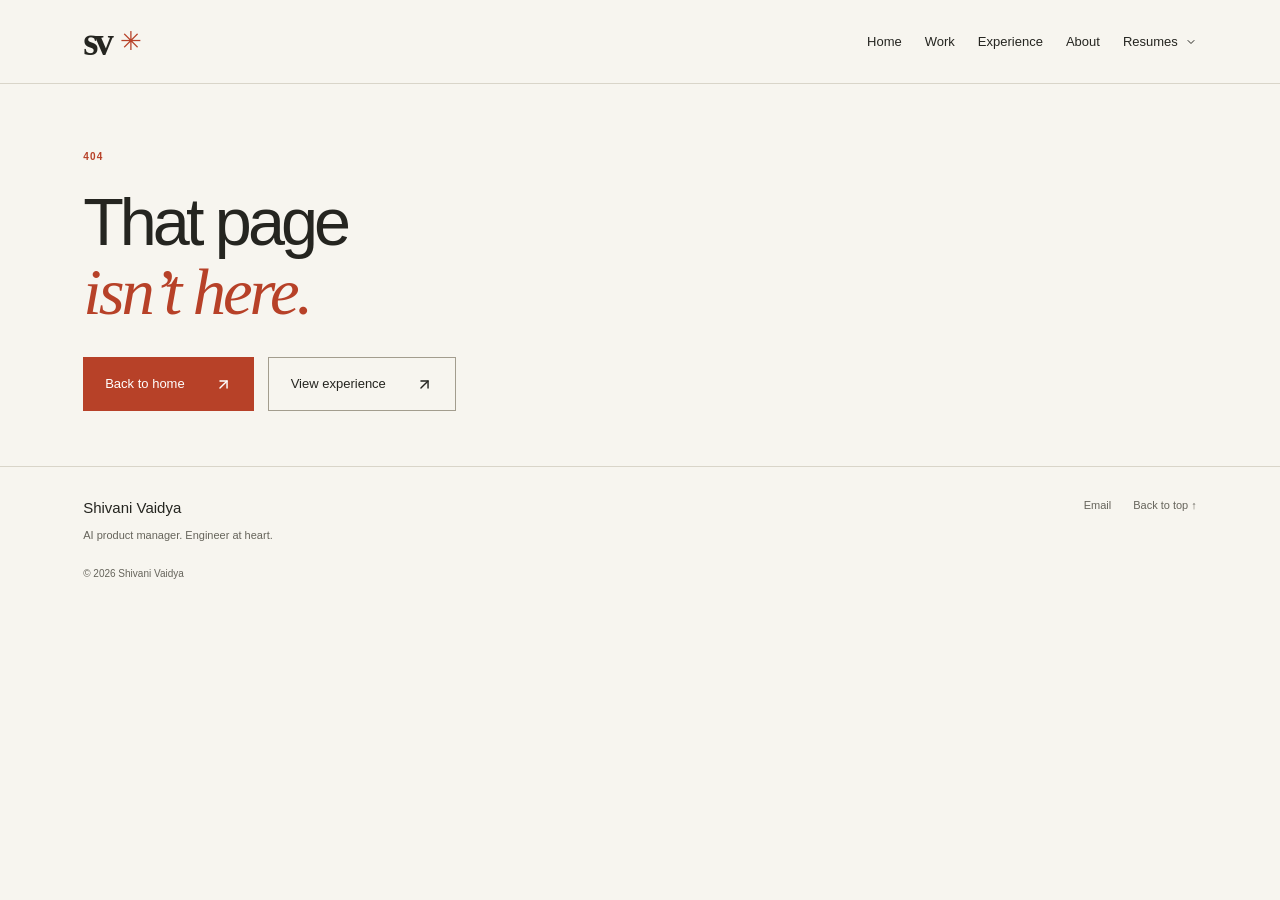
<file: index.html>
<!doctype html><html lang="en"><head><meta charset="UTF-8"/><meta name="viewport" content="width=device-width,initial-scale=1"/><link rel="icon" href="data:image/svg+xml,%3Csvg xmlns=%27http://www.w3.org/2000/svg%27 viewBox=%270 0 80 80%27%3E%3Crect width=%2780%27 height=%2780%27 rx=%2718%27 fill=%27%23b4422c%27/%3E%3Ctext x=%2712%27 y=%2755%27 font-size=%2746%27 fill=%27white%27%3Esv%3C/text%3E%3C/svg%3E"/><meta name="theme-color" content="#f6f5f0"/><meta name="description" content="AI product manager with 10+ years of engineering experience. Product discovery, AI coaching UX, technical specifications, and a complete career history."/><title>Shivani Vaidya | AI Product Manager</title>  <script type="module" crossorigin src="/assets/index-BTyV6tM_.js"></script>
  <link rel="stylesheet" crossorigin href="/assets/index-C2OX_1A1.css">
<meta property="og:title" content="Shivani Vaidya | AI Product Manager"/><meta property="og:description" content="AI product manager with 10+ years of engineering experience. Product discovery, AI coaching UX, technical specifications, and a complete career history."/><meta property="og:type" content="website"/></head><body><div id="root"></div></body></html>
</file>
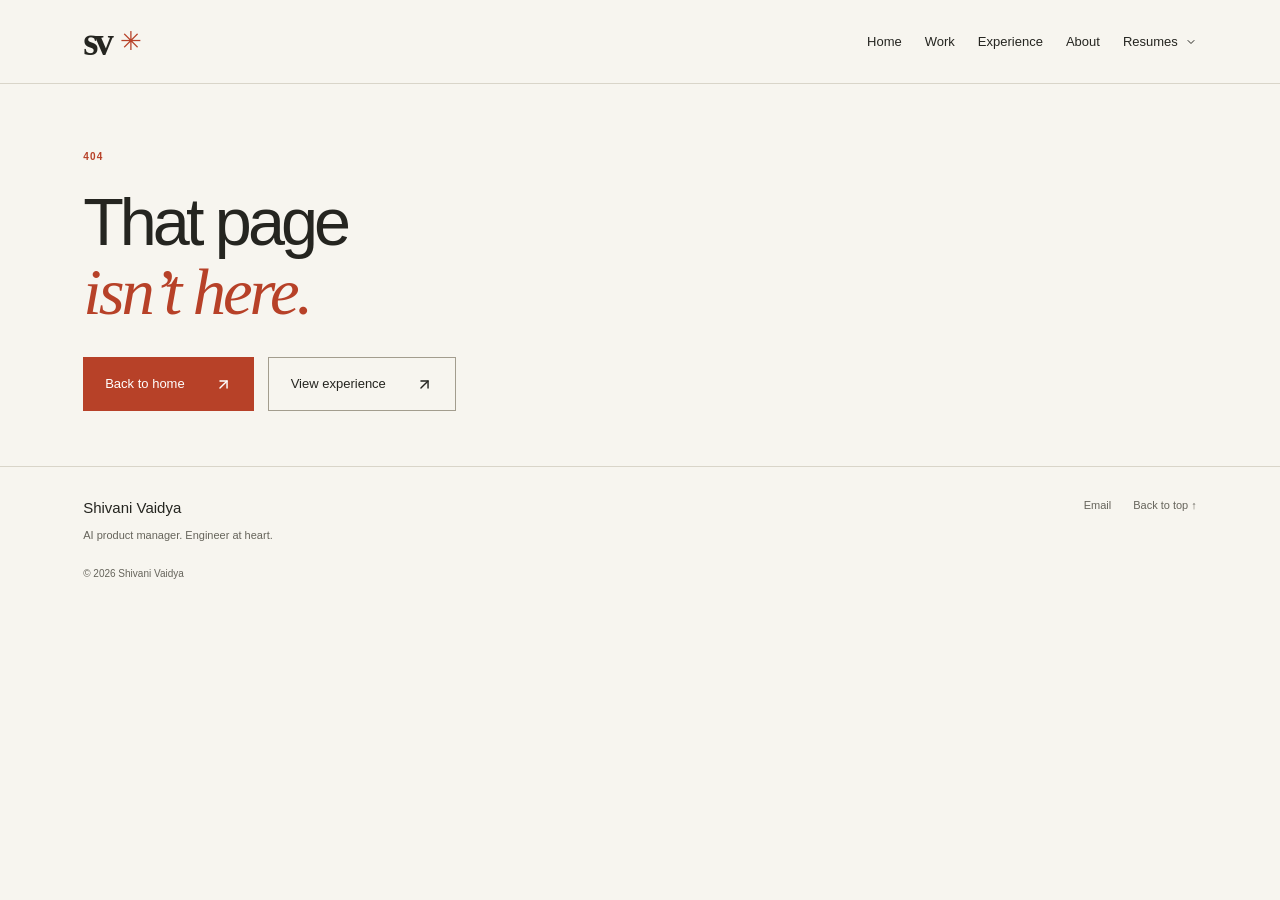
<file: about/index.html>
<!doctype html><html lang="en"><head><meta charset="UTF-8"/><meta name="viewport" content="width=device-width,initial-scale=1"/><link rel="icon" href="data:image/svg+xml,%3Csvg xmlns=%27http://www.w3.org/2000/svg%27 viewBox=%270 0 80 80%27%3E%3Crect width=%2780%27 height=%2780%27 rx=%2718%27 fill=%27%23b4422c%27/%3E%3Ctext x=%2712%27 y=%2755%27 font-size=%2746%27 fill=%27white%27%3Esv%3C/text%3E%3C/svg%3E"/><meta name="theme-color" content="#f6f5f0"/><meta name="description" content="The engineering-to-product journey, music, and life beyond work of Shivani Vaidya."/><title>About Shivani Vaidya</title>  <script type="module" crossorigin src="/assets/index-BTyV6tM_.js"></script>
  <link rel="stylesheet" crossorigin href="/assets/index-C2OX_1A1.css">
<meta property="og:title" content="About Shivani Vaidya"/><meta property="og:description" content="The engineering-to-product journey, music, and life beyond work of Shivani Vaidya."/><meta property="og:type" content="website"/></head><body><div id="root"></div></body></html>
</file>
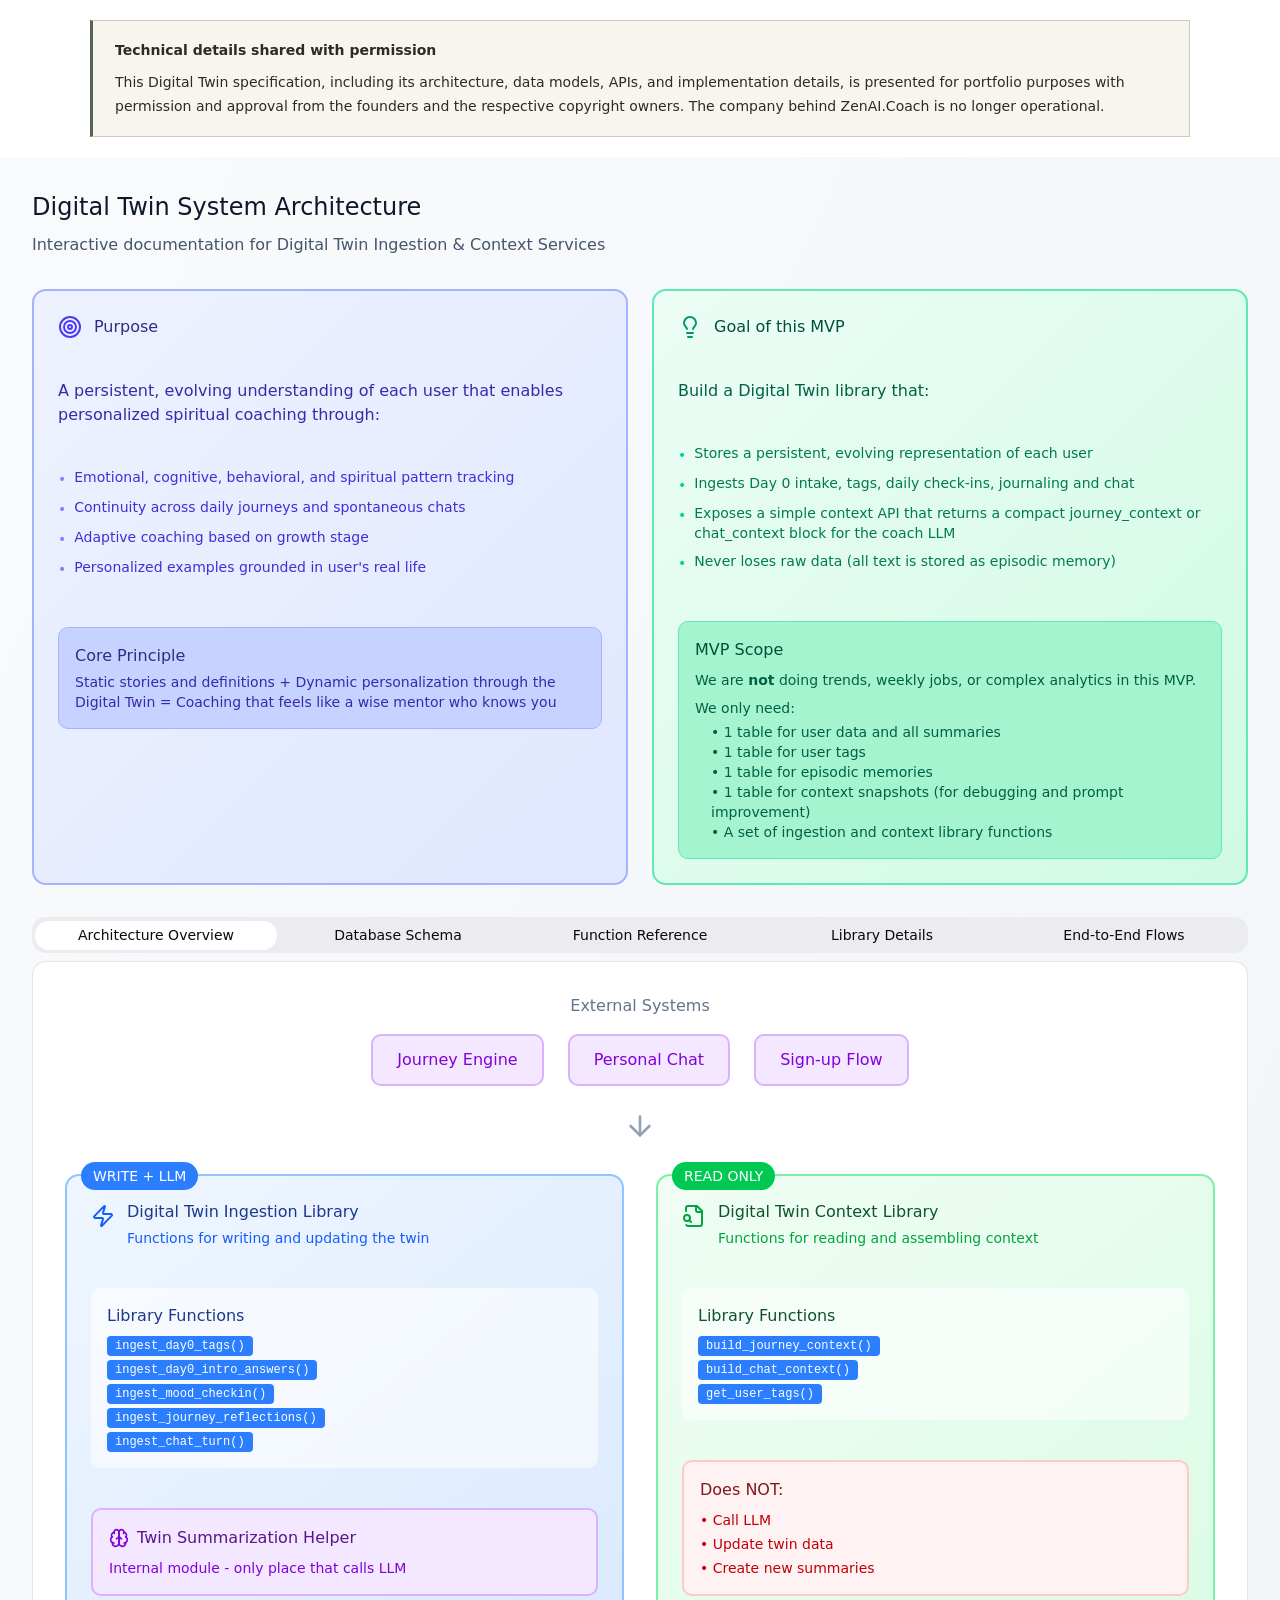
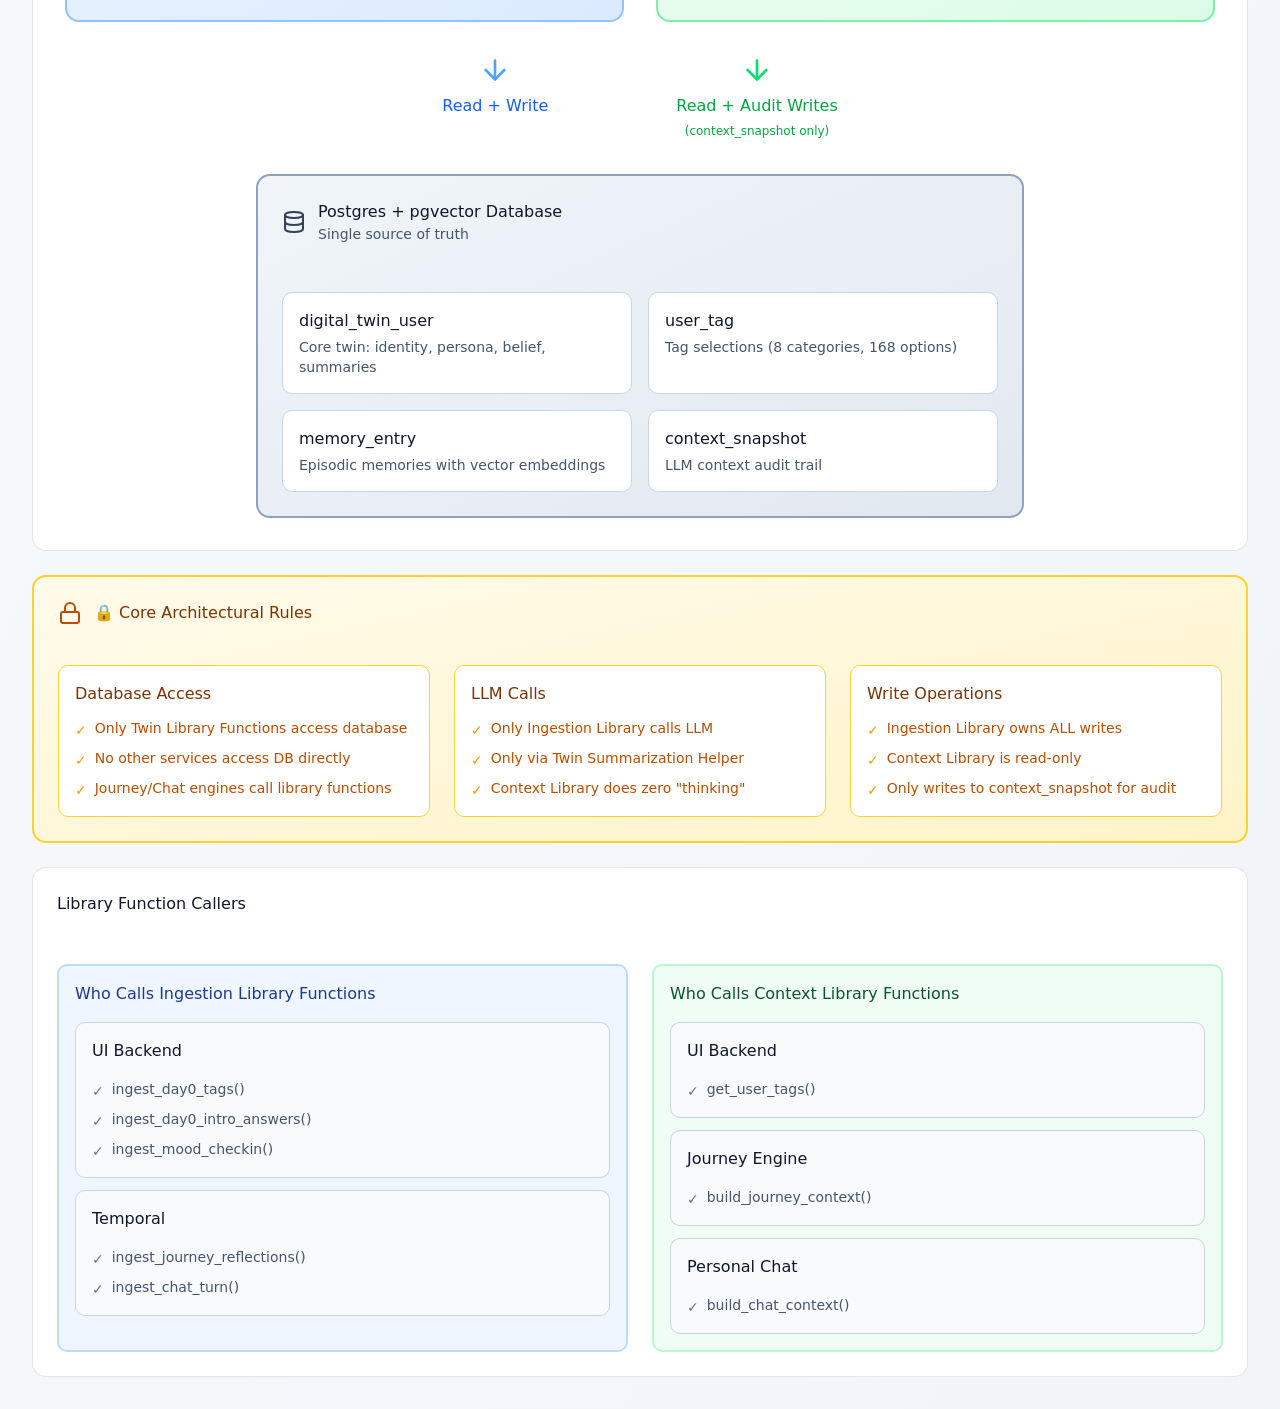
<file: digital-twin-original/index.html>
<!doctype html>
<html lang="en"><head><meta charset="utf-8"/><meta name="viewport" content="width=device-width,initial-scale=1"/><title>Digital Twin · Original architecture specification</title><link rel="stylesheet" href="./original.css"/><style>#project-permissions{box-sizing:border-box;margin:20px auto;padding:18px 22px;max-width:1100px;border:1px solid #cdc9bb;border-left:3px solid #526454;background:#f7f5ee;color:#292c27;font:14px/1.7 system-ui,sans-serif}#project-permissions strong{font-weight:600}#project-permissions p{margin:8px 0 0}#project-permissions[hidden]{display:none}@media(max-width:760px){#project-permissions{margin:12px;padding:16px}}</style></head><body><aside id="project-permissions" aria-label="Technical details shared with permission"><strong>Technical details shared with permission</strong><p>This Digital Twin specification, including its architecture, data models, APIs, and implementation details, is presented for portfolio purposes with permission and approval from the founders and the respective copyright owners. The company behind ZenAI.Coach is no longer operational.</p></aside><script>if(window.self!==window.top&&new URLSearchParams(location.search).get('embedded')==='1')document.getElementById('project-permissions').hidden=true;</script><div id="root"></div><script type="module" src="./bootstrap.js"></script></body></html>
</file>
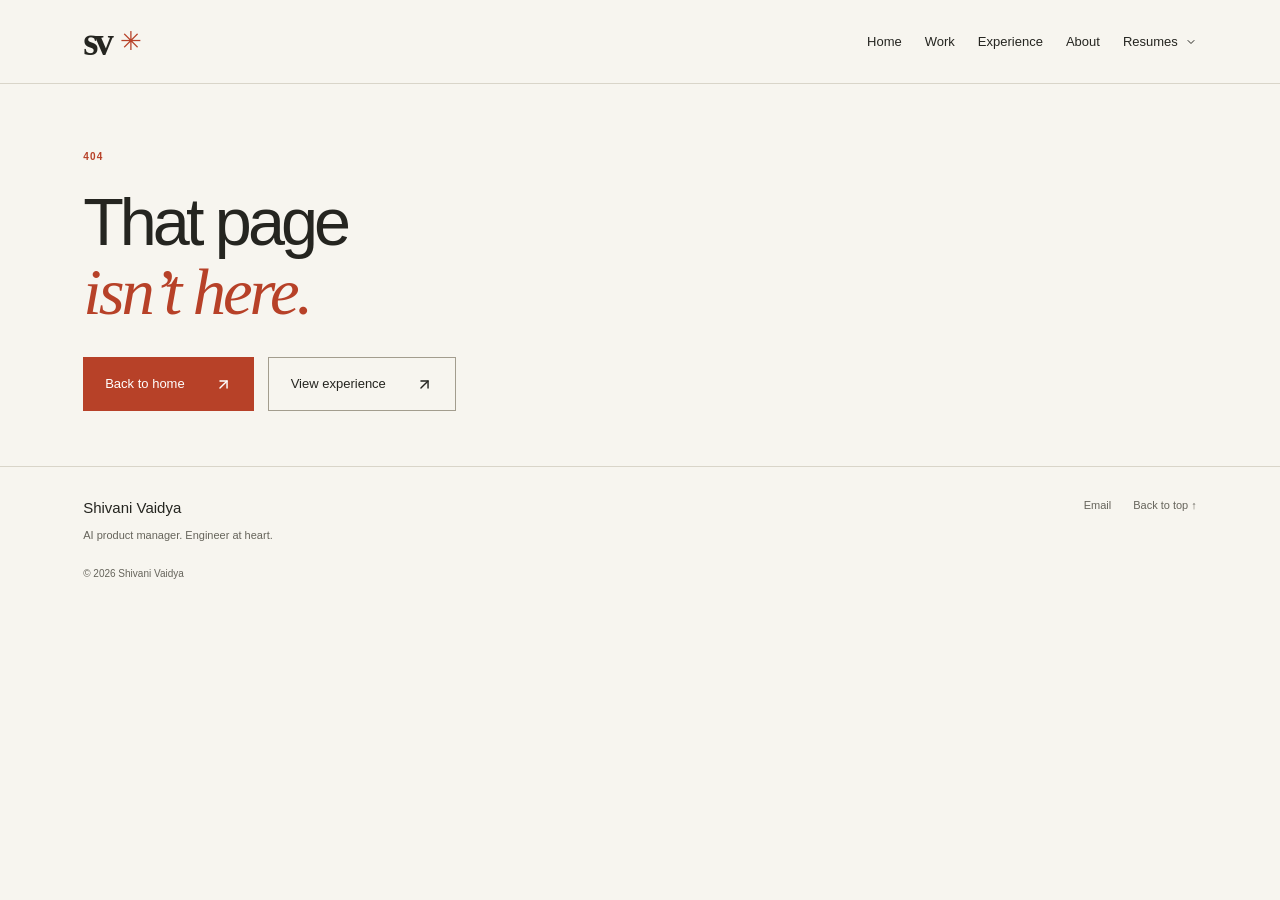
<file: experience/index.html>
<!doctype html><html lang="en"><head><meta charset="UTF-8"/><meta name="viewport" content="width=device-width,initial-scale=1"/><link rel="icon" href="data:image/svg+xml,%3Csvg xmlns=%27http://www.w3.org/2000/svg%27 viewBox=%270 0 80 80%27%3E%3Crect width=%2780%27 height=%2780%27 rx=%2718%27 fill=%27%23b4422c%27/%3E%3Ctext x=%2712%27 y=%2755%27 font-size=%2746%27 fill=%27white%27%3Esv%3C/text%3E%3C/svg%3E"/><meta name="theme-color" content="#f6f5f0"/><meta name="description" content="The complete professional experience, skills, and education of Shivani Vaidya, on the homepage."/><title>Experience | Shivani Vaidya</title>  <script type="module" crossorigin src="/assets/index-BTyV6tM_.js"></script>
  <link rel="stylesheet" crossorigin href="/assets/index-C2OX_1A1.css">
<meta property="og:title" content="Experience | Shivani Vaidya"/><meta property="og:description" content="The complete professional experience, skills, and education of Shivani Vaidya, on the homepage."/><meta property="og:type" content="website"/></head><body><div id="root"></div></body></html>
</file>
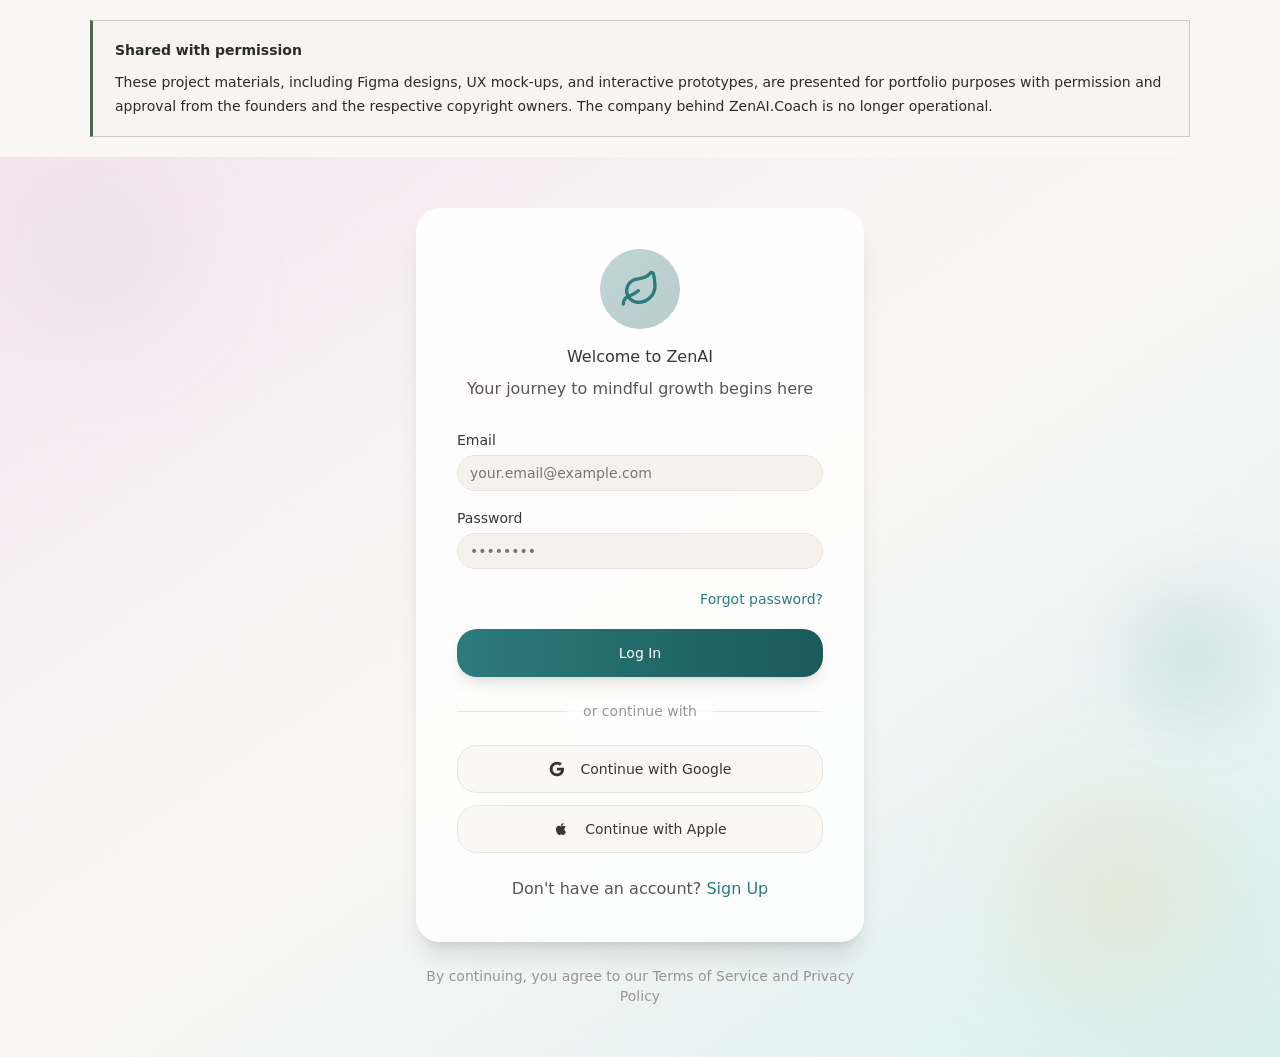
<file: zenai-original/index.html>
<!doctype html>
<html lang="en"><head><meta charset="utf-8"/><meta name="viewport" content="width=device-width,initial-scale=1"/><title>ZenAI · Original interactive prototype</title><link rel="stylesheet" href="./original.css"/><style>#project-permissions{box-sizing:border-box;margin:20px auto;padding:18px 22px;max-width:1100px;border:1px solid #cdc9bb;border-left:3px solid #526454;background:#f7f5ee;color:#292c27;font:14px/1.7 system-ui,sans-serif}#project-permissions strong{font-weight:600}#project-permissions p{margin:8px 0 0}#project-permissions[hidden]{display:none}@media(max-width:760px){#project-permissions{margin:12px;padding:16px}}</style></head><body><aside id="project-permissions" aria-label="Shared with permission"><strong>Shared with permission</strong><p>These project materials, including Figma designs, UX mock-ups, and interactive prototypes, are presented for portfolio purposes with permission and approval from the founders and the respective copyright owners. The company behind ZenAI.Coach is no longer operational.</p></aside><script>if(window.self!==window.top&&new URLSearchParams(location.search).get('embedded')==='1')document.getElementById('project-permissions').hidden=true;</script><div id="root"></div><script type="module" src="./bootstrap.js"></script></body></html>
</file>
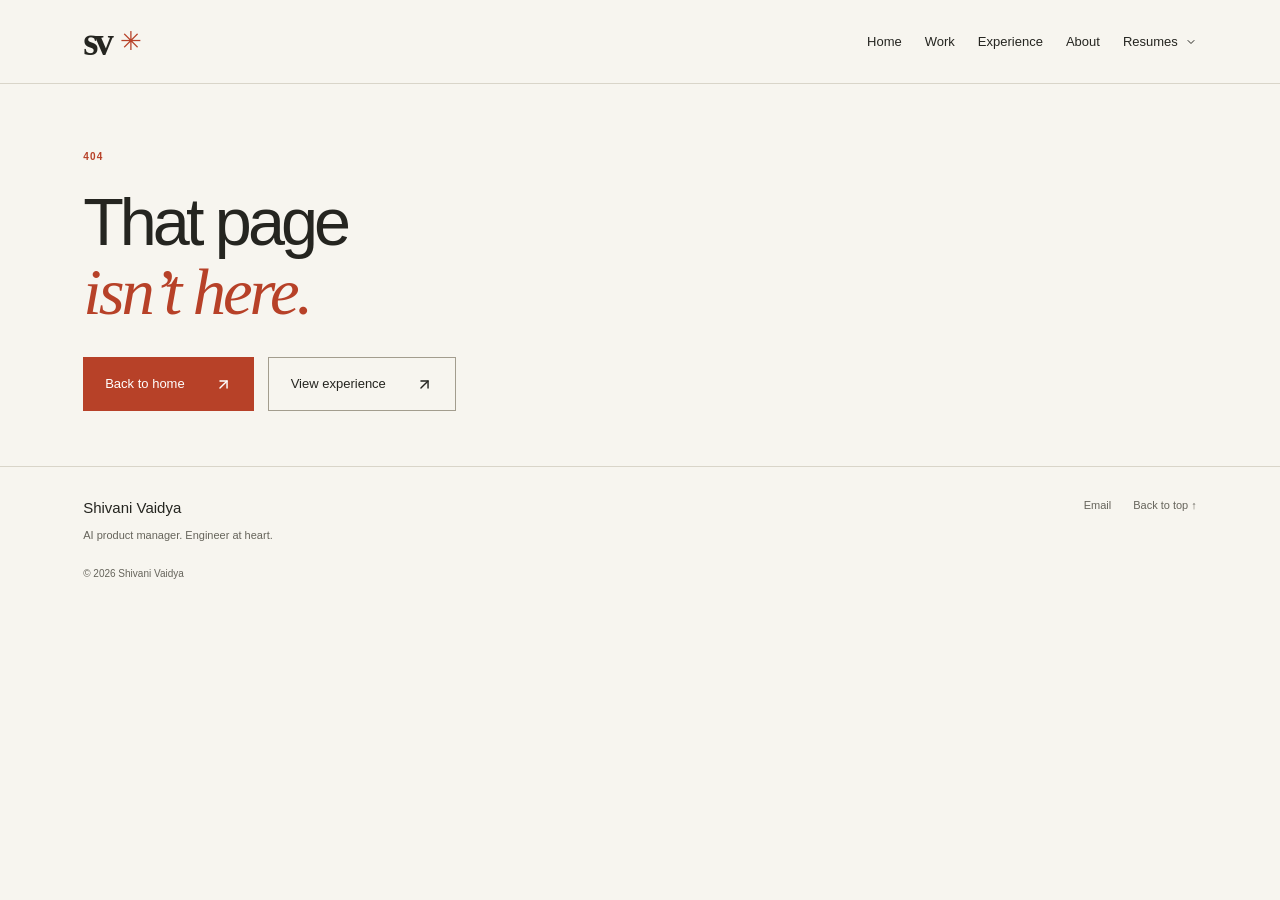
<file: work/zenai/index.html>
<!doctype html><html lang="en"><head><meta charset="UTF-8"/><meta name="viewport" content="width=device-width,initial-scale=1"/><link rel="icon" href="data:image/svg+xml,%3Csvg xmlns=%27http://www.w3.org/2000/svg%27 viewBox=%270 0 80 80%27%3E%3Crect width=%2780%27 height=%2780%27 rx=%2718%27 fill=%27%23b4422c%27/%3E%3Ctext x=%2712%27 y=%2755%27 font-size=%2746%27 fill=%27white%27%3Esv%3C/text%3E%3C/svg%3E"/><meta name="theme-color" content="#f6f5f0"/><meta name="description" content="How participant interviews shaped a more conversational, personalized ZenAI coaching journey."/><title>ZenAI.Coach Case Study | Shivani Vaidya</title>  <script type="module" crossorigin src="/assets/index-BTyV6tM_.js"></script>
  <link rel="stylesheet" crossorigin href="/assets/index-C2OX_1A1.css">
<meta property="og:title" content="ZenAI.Coach Case Study | Shivani Vaidya"/><meta property="og:description" content="How participant interviews shaped a more conversational, personalized ZenAI coaching journey."/><meta property="og:type" content="website"/></head><body><div id="root"></div></body></html>
</file>
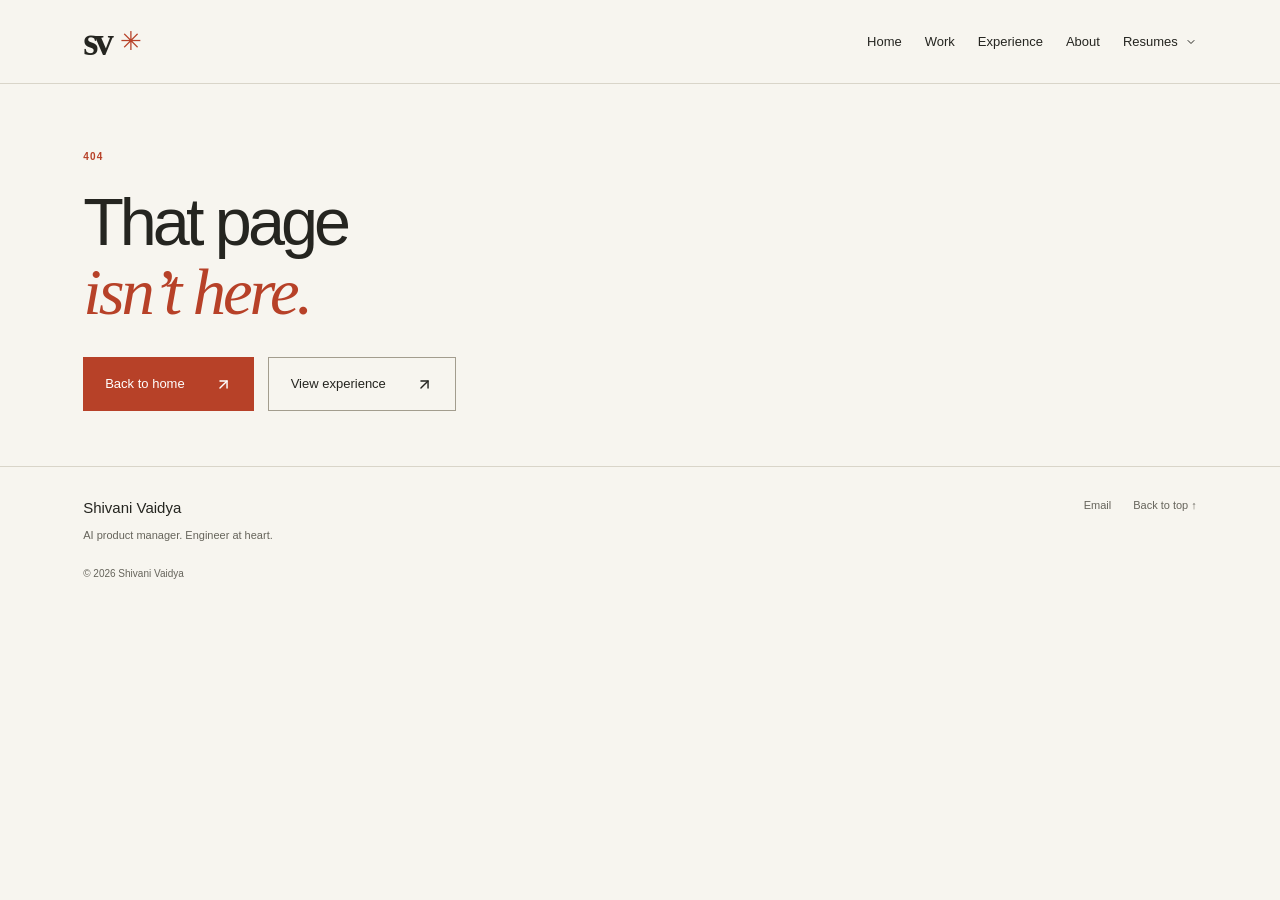
<file: work/zenai/digital-twin/index.html>
<!doctype html><html lang="en"><head><meta charset="UTF-8"/><meta name="viewport" content="width=device-width,initial-scale=1"/><link rel="icon" href="data:image/svg+xml,%3Csvg xmlns=%27http://www.w3.org/2000/svg%27 viewBox=%270 0 80 80%27%3E%3Crect width=%2780%27 height=%2780%27 rx=%2718%27 fill=%27%23b4422c%27/%3E%3Ctext x=%2712%27 y=%2755%27 font-size=%2746%27 fill=%27white%27%3Esv%3C/text%3E%3C/svg%3E"/><meta name="theme-color" content="#f6f5f0"/><meta name="description" content="An implementation-ready MVP specification for user context, memory, and personalized AI coaching."/><title>Digital Twin Technical Specification | Shivani Vaidya</title>  <script type="module" crossorigin src="/assets/index-BTyV6tM_.js"></script>
  <link rel="stylesheet" crossorigin href="/assets/index-C2OX_1A1.css">
<meta property="og:title" content="Digital Twin Technical Specification | Shivani Vaidya"/><meta property="og:description" content="An implementation-ready MVP specification for user context, memory, and personalized AI coaching."/><meta property="og:type" content="website"/></head><body><div id="root"></div></body></html>
</file>
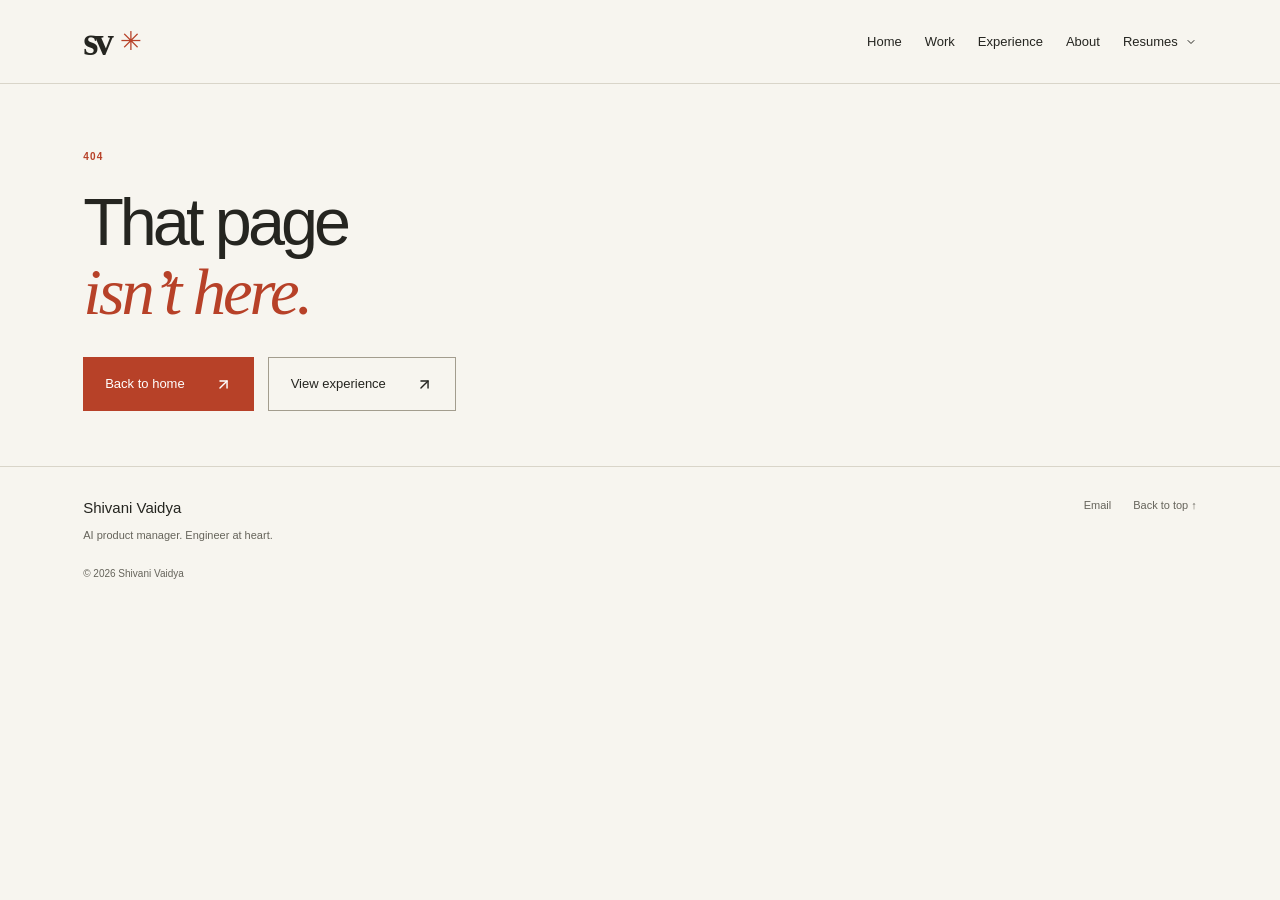
<file: work/zenai/prototype/index.html>
<!doctype html><html lang="en"><head><meta charset="UTF-8"/><meta name="viewport" content="width=device-width,initial-scale=1"/><link rel="icon" href="data:image/svg+xml,%3Csvg xmlns=%27http://www.w3.org/2000/svg%27 viewBox=%270 0 80 80%27%3E%3Crect width=%2780%27 height=%2780%27 rx=%2718%27 fill=%27%23b4422c%27/%3E%3Ctext x=%2712%27 y=%2755%27 font-size=%2746%27 fill=%27white%27%3Esv%3C/text%3E%3C/svg%3E"/><meta name="theme-color" content="#f6f5f0"/><meta name="description" content="Explore the local ZenAI coaching prototype with sample data and explained workflows."/><title>Explore ZenAI.Coach | Shivani Vaidya</title>  <script type="module" crossorigin src="/assets/index-BTyV6tM_.js"></script>
  <link rel="stylesheet" crossorigin href="/assets/index-C2OX_1A1.css">
<meta property="og:title" content="Explore ZenAI.Coach | Shivani Vaidya"/><meta property="og:description" content="Explore the local ZenAI coaching prototype with sample data and explained workflows."/><meta property="og:type" content="website"/></head><body><div id="root"></div></body></html>
</file>
<file: zenai-original/original.css>
@layer figreset, figoverridable, reset, theme, base, figutils, components, utilities;
@layer figoverridable {
  :root { font-synthesis: none; }
}
@layer figutils {
  :root { --banner-height: 48px; --banner-height-v2: 40px; --full-height-with-banner: calc(100dvh - var(--banner-height)); }
  @media (max-width: 600px) {
  .banner-v2-container { left: 0px !important; right: 0px !important; margin: 0px auto !important; }
}
  .wrapper-with-banner .min-h-screen { min-height: var(--full-height-with-banner); }
  .wrapper-with-banner .h-screen { height: var(--full-height-with-banner); }
}
@layer properties {
  @supports (((-webkit-hyphens: none)) and (not (margin-trim: inline))) or ((-moz-orient: inline) and (not (color: rgb(from red r g b)))) {
  *, ::before, ::after, ::backdrop { --tw-translate-x: 0; --tw-translate-y: 0; --tw-translate-z: 0; --tw-scale-x: 1; --tw-scale-y: 1; --tw-scale-z: 1; --tw-rotate-x: rotateX(0); --tw-rotate-y: rotateY(0); --tw-rotate-z: rotateZ(0); --tw-skew-x: skewX(0); --tw-skew-y: skewY(0); --tw-scroll-snap-strictness: proximity; --tw-space-y-reverse: 0; --tw-border-style: solid; --tw-gradient-position: initial; --tw-gradient-from: #0000; --tw-gradient-via: #0000; --tw-gradient-to: #0000; --tw-gradient-stops: initial; --tw-gradient-via-stops: initial; --tw-gradient-from-position: 0%; --tw-gradient-via-position: 50%; --tw-gradient-to-position: 100%; --tw-leading: initial; --tw-font-weight: initial; --tw-shadow: 0 0 #0000; --tw-shadow-color: initial; --tw-shadow-alpha: 100%; --tw-inset-shadow: 0 0 #0000; --tw-inset-shadow-color: initial; --tw-inset-shadow-alpha: 100%; --tw-ring-color: initial; --tw-ring-shadow: 0 0 #0000; --tw-inset-ring-color: initial; --tw-inset-ring-shadow: 0 0 #0000; --tw-ring-inset: initial; --tw-ring-offset-width: 0px; --tw-ring-offset-color: #fff; --tw-ring-offset-shadow: 0 0 #0000; --tw-outline-style: solid; --tw-blur: initial; --tw-brightness: initial; --tw-contrast: initial; --tw-grayscale: initial; --tw-hue-rotate: initial; --tw-invert: initial; --tw-opacity: initial; --tw-saturate: initial; --tw-sepia: initial; --tw-drop-shadow: initial; --tw-drop-shadow-color: initial; --tw-drop-shadow-alpha: 100%; --tw-drop-shadow-size: initial; --tw-backdrop-blur: initial; --tw-backdrop-brightness: initial; --tw-backdrop-contrast: initial; --tw-backdrop-grayscale: initial; --tw-backdrop-hue-rotate: initial; --tw-backdrop-invert: initial; --tw-backdrop-opacity: initial; --tw-backdrop-saturate: initial; --tw-backdrop-sepia: initial; --tw-duration: initial; --tw-ease: initial; }
}
}
@layer theme {
  :root, :host { --font-sans: ui-sans-serif, system-ui, sans-serif, "Apple Color Emoji", "Segoe UI Emoji", "Segoe UI Symbol", "Noto Color Emoji"; --font-mono: ui-monospace, SFMono-Regular, Menlo, Monaco, Consolas, "Liberation Mono", "Courier New", monospace; --color-red-50: oklch(.971 .013 17.38); --color-red-200: oklch(.885 .062 18.334); --color-red-600: oklch(.577 .245 27.325); --color-red-700: oklch(.505 .213 27.518); --color-gray-100: oklch(.967 .003 264.542); --color-black: #000; --color-white: #fff; --spacing: .25rem; --container-sm: 24rem; --container-md: 28rem; --container-lg: 32rem; --container-2xl: 42rem; --container-3xl: 48rem; --container-4xl: 56rem; --container-6xl: 72rem; --container-7xl: 80rem; --text-xs: .75rem; --text-xs--line-height: calc(1 / .75); --text-sm: .875rem; --text-sm--line-height: calc(1.25 / .875); --text-base: 1rem; --text-base--line-height: calc(1.5 / 1); --text-lg: 1.125rem; --text-lg--line-height: calc(1.75 / 1.125); --text-xl: 1.25rem; --text-xl--line-height: calc(1.75 / 1.25); --text-2xl: 1.5rem; --text-2xl--line-height: calc(2 / 1.5); --font-weight-normal: 400; --font-weight-medium: 500; --font-weight-semibold: 600; --font-weight-bold: 700; --leading-snug: 1.375; --leading-relaxed: 1.625; --radius-xs: .125rem; --radius-2xl: 1rem; --radius-3xl: 1.5rem; --ease-in-out: cubic-bezier(.4, 0, .2, 1); --animate-pulse: pulse 2s cubic-bezier(.4, 0, .6, 1) infinite; --blur-sm: 8px; --blur-2xl: 40px; --blur-3xl: 64px; --aspect-video: 16 / 9; --default-transition-duration: .15s; --default-transition-timing-function: cubic-bezier(.4, 0, .2, 1); --default-font-family: var(--font-sans); --default-font-feature-settings: var(--font-sans--font-feature-settings); --default-font-variation-settings: var(--font-sans--font-variation-settings); --default-mono-font-family: var(--font-mono); --default-mono-font-feature-settings: var(--font-mono--font-feature-settings); --default-mono-font-variation-settings: var(--font-mono--font-variation-settings); }
}
@layer base {
  *, ::after, ::before, ::backdrop { box-sizing: border-box; border: 0px solid; margin: 0px; padding: 0px; }
  ::file-selector-button { box-sizing: border-box; border: 0px solid; margin: 0px; padding: 0px; }
  html, :host { text-size-adjust: 100%; tab-size: 4; line-height: 1.5; font-family: var(--default-font-family, ui-sans-serif, system-ui, sans-serif, "Apple Color Emoji", "Segoe UI Emoji", "Segoe UI Symbol", "Noto Color Emoji"); font-feature-settings: var(--default-font-feature-settings, normal); font-variation-settings: var(--default-font-variation-settings, normal); -webkit-tap-highlight-color: transparent; }
  body { line-height: inherit; }
  hr { height: 0px; color: inherit; border-top-width: 1px; }
  abbr:where([title]) { text-decoration: underline dotted; }
  h1, h2, h3, h4, h5, h6 { font-size: inherit; font-weight: inherit; }
  a { color: inherit; text-decoration: inherit; }
  b, strong { font-weight: bolder; }
  code, kbd, samp, pre { font-family: var(--default-mono-font-family, ui-monospace, SFMono-Regular, Menlo, Monaco, Consolas, "Liberation Mono", "Courier New", monospace); font-feature-settings: var(--default-mono-font-feature-settings, normal); font-variation-settings: var(--default-mono-font-variation-settings, normal); font-size: 1em; }
  small { font-size: 80%; }
  sub, sup { vertical-align: baseline; font-size: 75%; line-height: 0; position: relative; }
  sub { bottom: -0.25em; }
  sup { top: -0.5em; }
  table { text-indent: 0px; border-color: inherit; border-collapse: collapse; }
  progress { vertical-align: baseline; }
  summary { display: list-item; }
  ol, ul, menu { list-style: none; }
  img, svg, video, canvas, audio, iframe, embed, object { vertical-align: middle; display: block; }
  img, video { max-width: 100%; height: auto; }
  button, input, select, optgroup, textarea { font: inherit; letter-spacing: inherit; color: inherit; opacity: 1; --lightningcss-light: initial; --lightningcss-dark: ; color-scheme: light; background-color: rgba(0, 0, 0, 0); border-radius: 0px; }
  ::file-selector-button { font: inherit; letter-spacing: inherit; color: inherit; opacity: 1; --lightningcss-light: initial; --lightningcss-dark: ; color-scheme: light; background-color: rgba(0, 0, 0, 0); border-radius: 0px; }
  :where(select:is([multiple], [size])) optgroup { font-weight: bolder; }
  :where(select:is([multiple], [size])) optgroup option { padding-inline-start: 20px; }
  ::file-selector-button { margin-inline-end: 4px; }
  ::placeholder { opacity: 1; color: currentcolor; }
  @supports (color: color-mix(in lab, red, red)) {
  ::placeholder { color: color-mix(currentcolor, transparent); }
}
  textarea { resize: vertical; }
  ::-webkit-search-decoration { appearance: none; }
  ::-webkit-date-and-time-value { min-height: 1lh; text-align: inherit; }
  ::-webkit-datetime-edit { display: inline-flex; }
  ::-webkit-datetime-edit-fields-wrapper { padding: 0px; }
  ::-webkit-datetime-edit { padding-block: 0px; }
  ::-webkit-datetime-edit-year-field { padding-block: 0px; }
  ::-webkit-datetime-edit-month-field { padding-block: 0px; }
  ::-webkit-datetime-edit-day-field { padding-block: 0px; }
  ::-webkit-datetime-edit-hour-field { padding-block: 0px; }
  ::-webkit-datetime-edit-minute-field { padding-block: 0px; }
  ::-webkit-datetime-edit-second-field { padding-block: 0px; }
  ::-webkit-datetime-edit-millisecond-field { padding-block: 0px; }
  ::-webkit-datetime-edit-meridiem-field { padding-block: 0px; }
  button, input:where([type="button"], [type="reset"], [type="submit"]) { appearance: button; }
  ::file-selector-button { appearance: button; }
  ::-webkit-inner-spin-button { height: auto; }
  ::-webkit-outer-spin-button { height: auto; }
  [hidden]:where(:not([hidden="until-found"])) { display: none !important; }
  * { border-color: var(--border); outline-color: var(--ring); }
  @supports (color: color-mix(in lab, red, red)) {
  * { outline-color: color-mix(in oklab, var(--ring) 50%, transparent); }
}
  * { border-color: var(--border); outline-color: var(--ring); }
  @supports (color: color-mix(in lab, red, red)) {
  * { outline-color: color-mix(in oklab, var(--ring) 50%, transparent); }
}
  body { background-color: var(--background); color: var(--foreground); }
  :where(:not(:has([class*=" text-"]), :not(:has([class^="text-"])))) h1 { font-size: var(--text-2xl); font-weight: var(--font-weight-medium); line-height: 1.5; }
  :where(:not(:has([class*=" text-"]), :not(:has([class^="text-"])))) h2 { font-size: var(--text-xl); font-weight: var(--font-weight-medium); line-height: 1.5; }
  :where(:not(:has([class*=" text-"]), :not(:has([class^="text-"])))) h3 { font-size: var(--text-lg); font-weight: var(--font-weight-medium); line-height: 1.5; }
  :where(:not(:has([class*=" text-"]), :not(:has([class^="text-"])))) h4 { font-size: var(--text-base); font-weight: var(--font-weight-medium); line-height: 1.5; }
  :where(:not(:has([class*=" text-"]), :not(:has([class^="text-"])))) p { font-size: var(--text-base); font-weight: var(--font-weight-normal); line-height: 1.5; }
  :where(:not(:has([class*=" text-"]), :not(:has([class^="text-"])))) label, :where(:not(:has([class*=" text-"]), :not(:has([class^="text-"])))) button { font-size: var(--text-base); font-weight: var(--font-weight-medium); line-height: 1.5; }
  :where(:not(:has([class*=" text-"]), :not(:has([class^="text-"])))) input { font-size: var(--text-base); font-weight: var(--font-weight-normal); line-height: 1.5; }
}
@layer utilities {
  .\@container\/card-header { container: card-header / inline-size; }
  .pointer-events-none { pointer-events: none; }
  .visible { visibility: visible; }
  .sr-only { clip: rect(0px, 0px, 0px, 0px); white-space: nowrap; border-width: 0px; width: 1px; height: 1px; margin: -1px; padding: 0px; position: absolute; overflow: hidden; }
  .absolute { position: absolute; }
  .fixed { position: fixed; }
  .relative { position: relative; }
  .sticky { position: sticky; }
  .inset-0 { inset: calc(var(--spacing) * 0); }
  .inset-x-0 { inset-inline: calc(var(--spacing) * 0); }
  .inset-y-0 { inset-block: calc(var(--spacing) * 0); }
  .-top-3 { top: calc(var(--spacing) * -3); }
  .top-0 { top: calc(var(--spacing) * 0); }
  .top-1\/2 { top: 50%; }
  .top-1\/3 { top: 33.3333%; }
  .top-2 { top: calc(var(--spacing) * 2); }
  .top-4 { top: calc(var(--spacing) * 4); }
  .top-8 { top: calc(var(--spacing) * 8); }
  .top-10 { top: calc(var(--spacing) * 10); }
  .top-16 { top: calc(var(--spacing) * 16); }
  .top-\[50\%\] { top: 50%; }
  .-right-1 { right: calc(var(--spacing) * -1); }
  .-right-2 { right: calc(var(--spacing) * -2); }
  .-right-3 { right: calc(var(--spacing) * -3); }
  .right-0 { right: calc(var(--spacing) * 0); }
  .right-2 { right: calc(var(--spacing) * 2); }
  .right-4 { right: calc(var(--spacing) * 4); }
  .right-10 { right: calc(var(--spacing) * 10); }
  .right-20 { right: calc(var(--spacing) * 20); }
  .-bottom-1 { bottom: calc(var(--spacing) * -1); }
  .-bottom-2 { bottom: calc(var(--spacing) * -2); }
  .bottom-0 { bottom: calc(var(--spacing) * 0); }
  .bottom-2 { bottom: calc(var(--spacing) * 2); }
  .bottom-4 { bottom: calc(var(--spacing) * 4); }
  .bottom-8 { bottom: calc(var(--spacing) * 8); }
  .bottom-20 { bottom: calc(var(--spacing) * 20); }
  .left-0 { left: calc(var(--spacing) * 0); }
  .left-2 { left: calc(var(--spacing) * 2); }
  .left-6 { left: calc(var(--spacing) * 6); }
  .left-10 { left: calc(var(--spacing) * 10); }
  .left-20 { left: calc(var(--spacing) * 20); }
  .left-\[50\%\] { left: 50%; }
  .z-10 { z-index: 10; }
  .z-20 { z-index: 20; }
  .z-40 { z-index: 40; }
  .z-50 { z-index: 50; }
  .col-start-2 { grid-column-start: 2; }
  .row-span-2 { grid-row: span 2 / span 2; }
  .row-start-1 { grid-row-start: 1; }
  .container { width: 100%; }
  @media (width >= 40rem) {
  .container { max-width: 40rem; }
}
  @media (width >= 48rem) {
  .container { max-width: 48rem; }
}
  @media (width >= 64rem) {
  .container { max-width: 64rem; }
}
  @media (width >= 80rem) {
  .container { max-width: 80rem; }
}
  @media (width >= 96rem) {
  .container { max-width: 96rem; }
}
  .-mx-1 { margin-inline: calc(var(--spacing) * -1); }
  .-mx-8 { margin-inline: calc(var(--spacing) * -8); }
  .mx-auto { margin-inline: auto; }
  .my-1 { margin-block: calc(var(--spacing) * 1); }
  .my-6 { margin-block: calc(var(--spacing) * 6); }
  .mt-0\.5 { margin-top: calc(var(--spacing) * .5); }
  .mt-1 { margin-top: calc(var(--spacing) * 1); }
  .mt-1\.5 { margin-top: calc(var(--spacing) * 1.5); }
  .mt-2 { margin-top: calc(var(--spacing) * 2); }
  .mt-3 { margin-top: calc(var(--spacing) * 3); }
  .mt-4 { margin-top: calc(var(--spacing) * 4); }
  .mt-6 { margin-top: calc(var(--spacing) * 6); }
  .mt-8 { margin-top: calc(var(--spacing) * 8); }
  .mt-auto { margin-top: auto; }
  .mr-1\.5 { margin-right: calc(var(--spacing) * 1.5); }
  .mr-2 { margin-right: calc(var(--spacing) * 2); }
  .mr-3 { margin-right: calc(var(--spacing) * 3); }
  .mr-4 { margin-right: calc(var(--spacing) * 4); }
  .mb-1 { margin-bottom: calc(var(--spacing) * 1); }
  .mb-1\.5 { margin-bottom: calc(var(--spacing) * 1.5); }
  .mb-2 { margin-bottom: calc(var(--spacing) * 2); }
  .mb-3 { margin-bottom: calc(var(--spacing) * 3); }
  .mb-4 { margin-bottom: calc(var(--spacing) * 4); }
  .mb-6 { margin-bottom: calc(var(--spacing) * 6); }
  .mb-8 { margin-bottom: calc(var(--spacing) * 8); }
  .mb-10 { margin-bottom: calc(var(--spacing) * 10); }
  .-ml-2 { margin-left: calc(var(--spacing) * -2); }
  .ml-2 { margin-left: calc(var(--spacing) * 2); }
  .ml-4 { margin-left: calc(var(--spacing) * 4); }
  .ml-12 { margin-left: calc(var(--spacing) * 12); }
  .ml-auto { margin-left: auto; }
  .line-clamp-2 { -webkit-line-clamp: 2; -webkit-box-orient: vertical; display: -webkit-box; overflow: hidden; }
  .block { display: block; }
  .flex { display: flex; }
  .grid { display: grid; }
  .hidden { display: none; }
  .inline { display: inline; }
  .inline-block { display: inline-block; }
  .inline-flex { display: inline-flex; }
  .field-sizing-content { field-sizing: content; }
  .aspect-video { aspect-ratio: var(--aspect-video); }
  .size-3\.5 { width: calc(var(--spacing) * 3.5); height: calc(var(--spacing) * 3.5); }
  .size-4 { width: calc(var(--spacing) * 4); height: calc(var(--spacing) * 4); }
  .size-9 { width: calc(var(--spacing) * 9); height: calc(var(--spacing) * 9); }
  .size-full { width: 100%; height: 100%; }
  .h-0\.5 { height: calc(var(--spacing) * .5); }
  .h-1\.5 { height: calc(var(--spacing) * 1.5); }
  .h-2 { height: calc(var(--spacing) * 2); }
  .h-2\.5 { height: calc(var(--spacing) * 2.5); }
  .h-3 { height: calc(var(--spacing) * 3); }
  .h-3\.5 { height: calc(var(--spacing) * 3.5); }
  .h-4 { height: calc(var(--spacing) * 4); }
  .h-5 { height: calc(var(--spacing) * 5); }
  .h-6 { height: calc(var(--spacing) * 6); }
  .h-7 { height: calc(var(--spacing) * 7); }
  .h-8 { height: calc(var(--spacing) * 8); }
  .h-9 { height: calc(var(--spacing) * 9); }
  .h-10 { height: calc(var(--spacing) * 10); }
  .h-12 { height: calc(var(--spacing) * 12); }
  .h-14 { height: calc(var(--spacing) * 14); }
  .h-16 { height: calc(var(--spacing) * 16); }
  .h-20 { height: calc(var(--spacing) * 20); }
  .h-24 { height: calc(var(--spacing) * 24); }
  .h-32 { height: calc(var(--spacing) * 32); }
  .h-40 { height: calc(var(--spacing) * 40); }
  .h-48 { height: calc(var(--spacing) * 48); }
  .h-64 { height: calc(var(--spacing) * 64); }
  .h-\[40px\] { height: 40px; }
  .h-\[90vh\] { height: 90vh; }
  .h-\[200px\] { height: 200px; }
  .h-\[calc\(100vh-4rem\)\] { height: calc(-4rem + 100vh); }
  .h-\[var\(--radix-select-trigger-height\)\] { height: var(--radix-select-trigger-height); }
  .h-auto { height: auto; }
  .h-full { height: 100%; }
  .h-px { height: 1px; }
  .h-screen { height: 100vh; }
  .max-h-\(--radix-select-content-available-height\) { max-height: var(--radix-select-content-available-height); }
  .max-h-\[90vh\] { max-height: 90vh; }
  .max-h-\[400px\] { max-height: 400px; }
  .max-h-\[calc\(100vh-4rem\)\] { max-height: calc(-4rem + 100vh); }
  .min-h-0 { min-height: calc(var(--spacing) * 0); }
  .min-h-16 { min-height: calc(var(--spacing) * 16); }
  .min-h-\[70vh\] { min-height: 70vh; }
  .min-h-\[80px\] { min-height: 80px; }
  .min-h-\[300px\] { min-height: 300px; }
  .min-h-\[calc\(100vh-4rem\)\] { min-height: calc(-4rem + 100vh); }
  .min-h-full { min-height: 100%; }
  .min-h-screen { min-height: 100vh; }
  .w-0\.5 { width: calc(var(--spacing) * .5); }
  .w-1 { width: calc(var(--spacing) * 1); }
  .w-1\.5 { width: calc(var(--spacing) * 1.5); }
  .w-2\.5 { width: calc(var(--spacing) * 2.5); }
  .w-3 { width: calc(var(--spacing) * 3); }
  .w-3\.5 { width: calc(var(--spacing) * 3.5); }
  .w-3\/4 { width: 75%; }
  .w-4 { width: calc(var(--spacing) * 4); }
  .w-5 { width: calc(var(--spacing) * 5); }
  .w-6 { width: calc(var(--spacing) * 6); }
  .w-7 { width: calc(var(--spacing) * 7); }
  .w-8 { width: calc(var(--spacing) * 8); }
  .w-10 { width: calc(var(--spacing) * 10); }
  .w-12 { width: calc(var(--spacing) * 12); }
  .w-14 { width: calc(var(--spacing) * 14); }
  .w-16 { width: calc(var(--spacing) * 16); }
  .w-20 { width: calc(var(--spacing) * 20); }
  .w-24 { width: calc(var(--spacing) * 24); }
  .w-32 { width: calc(var(--spacing) * 32); }
  .w-40 { width: calc(var(--spacing) * 40); }
  .w-48 { width: calc(var(--spacing) * 48); }
  .w-80 { width: calc(var(--spacing) * 80); }
  .w-96 { width: calc(var(--spacing) * 96); }
  .w-\[85vw\] { width: 85vw; }
  .w-\[calc\(100vw-1rem\)\] { width: calc(-1rem + 100vw); }
  .w-\[calc\(100vw-2rem\)\] { width: calc(-2rem + 100vw); }
  .w-fit { width: fit-content; }
  .w-full { width: 100%; }
  .max-w-2xl { max-width: var(--container-2xl); }
  .max-w-3xl { max-width: var(--container-3xl); }
  .max-w-4xl { max-width: var(--container-4xl); }
  .max-w-6xl { max-width: var(--container-6xl); }
  .max-w-7xl { max-width: var(--container-7xl); }
  .max-w-\[85\%\] { max-width: 85%; }
  .max-w-\[calc\(100\%-2rem\)\] { max-width: calc(100% - 2rem); }
  .max-w-\[calc\(100vw-1rem\)\] { max-width: calc(-1rem + 100vw); }
  .max-w-\[calc\(100vw-2rem\)\] { max-width: calc(-2rem + 100vw); }
  .max-w-md { max-width: var(--container-md); }
  .max-w-none { max-width: none; }
  .min-w-0 { min-width: calc(var(--spacing) * 0); }
  .min-w-\[8rem\] { min-width: 8rem; }
  .min-w-\[var\(--radix-select-trigger-width\)\] { min-width: var(--radix-select-trigger-width); }
  .flex-1 { flex: 1 1 0%; }
  .flex-shrink-0, .shrink-0 { flex-shrink: 0; }
  .grow { flex-grow: 1; }
  .origin-\(--radix-select-content-transform-origin\) { transform-origin: var(--radix-select-content-transform-origin); }
  .translate-x-\[-50\%\] { --tw-translate-x: -50%; translate: var(--tw-translate-x) var(--tw-translate-y); }
  .-translate-y-1\/2 { --tw-translate-y: calc(calc(1 / 2 * 100%) * -1); translate: var(--tw-translate-x) var(--tw-translate-y); }
  .translate-y-\[-50\%\] { --tw-translate-y: -50%; translate: var(--tw-translate-x) var(--tw-translate-y); }
  .scale-105 { --tw-scale-x: 105%; --tw-scale-y: 105%; --tw-scale-z: 105%; scale: var(--tw-scale-x) var(--tw-scale-y); }
  .scale-110 { --tw-scale-x: 110%; --tw-scale-y: 110%; --tw-scale-z: 110%; scale: var(--tw-scale-x) var(--tw-scale-y); }
  .-rotate-90 { rotate: -90deg; }
  .transform { transform: var(--tw-rotate-x) var(--tw-rotate-y) var(--tw-rotate-z) var(--tw-skew-x) var(--tw-skew-y); }
  .animate-pulse { animation: var(--animate-pulse); }
  .cursor-default { cursor: default; }
  .cursor-not-allowed { cursor: not-allowed; }
  .cursor-pointer { cursor: pointer; }
  .touch-none { touch-action: none; }
  .resize-none { resize: none; }
  .snap-y { scroll-snap-type: y var(--tw-scroll-snap-strictness); }
  .snap-mandatory { --tw-scroll-snap-strictness: mandatory; }
  .snap-center { scroll-snap-align: center; }
  .scroll-my-1 { scroll-margin-block: calc(var(--spacing) * 1); }
  .auto-rows-min { grid-auto-rows: min-content; }
  .grid-cols-1 { grid-template-columns: repeat(1, minmax(0px, 1fr)); }
  .grid-rows-\[auto_auto\] { grid-template-rows: auto auto; }
  .flex-col { flex-direction: column; }
  .flex-col-reverse { flex-direction: column-reverse; }
  .flex-wrap { flex-wrap: wrap; }
  .items-baseline { align-items: baseline; }
  .items-center { align-items: center; }
  .items-start { align-items: flex-start; }
  .justify-between { justify-content: space-between; }
  .justify-center { justify-content: center; }
  .justify-end { justify-content: flex-end; }
  .justify-start { justify-content: flex-start; }
  .gap-1 { gap: calc(var(--spacing) * 1); }
  .gap-1\.5 { gap: calc(var(--spacing) * 1.5); }
  .gap-2 { gap: calc(var(--spacing) * 2); }
  .gap-3 { gap: calc(var(--spacing) * 3); }
  .gap-4 { gap: calc(var(--spacing) * 4); }
  .gap-6 { gap: calc(var(--spacing) * 6); }
  :where(.space-y-0\.5 > :not(:last-child)) { --tw-space-y-reverse: 0; margin-block-start: calc(calc(var(--spacing) * .5) * var(--tw-space-y-reverse)); margin-block-end: calc(calc(var(--spacing) * .5) * calc(1 - var(--tw-space-y-reverse))); }
  :where(.space-y-1\.5 > :not(:last-child)) { --tw-space-y-reverse: 0; margin-block-start: calc(calc(var(--spacing) * 1.5) * var(--tw-space-y-reverse)); margin-block-end: calc(calc(var(--spacing) * 1.5) * calc(1 - var(--tw-space-y-reverse))); }
  :where(.space-y-2 > :not(:last-child)) { --tw-space-y-reverse: 0; margin-block-start: calc(calc(var(--spacing) * 2) * var(--tw-space-y-reverse)); margin-block-end: calc(calc(var(--spacing) * 2) * calc(1 - var(--tw-space-y-reverse))); }
  :where(.space-y-3 > :not(:last-child)) { --tw-space-y-reverse: 0; margin-block-start: calc(calc(var(--spacing) * 3) * var(--tw-space-y-reverse)); margin-block-end: calc(calc(var(--spacing) * 3) * calc(1 - var(--tw-space-y-reverse))); }
  :where(.space-y-4 > :not(:last-child)) { --tw-space-y-reverse: 0; margin-block-start: calc(calc(var(--spacing) * 4) * var(--tw-space-y-reverse)); margin-block-end: calc(calc(var(--spacing) * 4) * calc(1 - var(--tw-space-y-reverse))); }
  :where(.space-y-5 > :not(:last-child)) { --tw-space-y-reverse: 0; margin-block-start: calc(calc(var(--spacing) * 5) * var(--tw-space-y-reverse)); margin-block-end: calc(calc(var(--spacing) * 5) * calc(1 - var(--tw-space-y-reverse))); }
  :where(.space-y-6 > :not(:last-child)) { --tw-space-y-reverse: 0; margin-block-start: calc(calc(var(--spacing) * 6) * var(--tw-space-y-reverse)); margin-block-end: calc(calc(var(--spacing) * 6) * calc(1 - var(--tw-space-y-reverse))); }
  :where(.space-y-8 > :not(:last-child)) { --tw-space-y-reverse: 0; margin-block-start: calc(calc(var(--spacing) * 8) * var(--tw-space-y-reverse)); margin-block-end: calc(calc(var(--spacing) * 8) * calc(1 - var(--tw-space-y-reverse))); }
  .self-start { align-self: flex-start; }
  .justify-self-end { justify-self: flex-end; }
  .truncate { text-overflow: ellipsis; white-space: nowrap; overflow: hidden; }
  .overflow-hidden { overflow: hidden; }
  .overflow-x-hidden { overflow-x: hidden; }
  .overflow-y-auto { overflow-y: auto; }
  .overflow-y-scroll { overflow-y: scroll; }
  .scroll-smooth { scroll-behavior: smooth; }
  .rounded-2xl { border-radius: var(--radius-2xl); }
  .rounded-3xl { border-radius: var(--radius-3xl); }
  .rounded-\[inherit\] { border-radius: inherit; }
  .rounded-full { border-radius: 3.40282e+38px; }
  .rounded-lg { border-radius: var(--radius); }
  .rounded-md { border-radius: calc(var(--radius)  - 2px); }
  .rounded-sm { border-radius: calc(var(--radius)  - 4px); }
  .rounded-xl { border-radius: calc(var(--radius)  + 4px); }
  .rounded-xs { border-radius: var(--radius-xs); }
  .rounded-tl-lg { border-top-left-radius: var(--radius); }
  .rounded-tl-sm { border-top-left-radius: calc(var(--radius)  - 4px); }
  .rounded-tr-lg { border-top-right-radius: var(--radius); }
  .rounded-tr-sm { border-top-right-radius: calc(var(--radius)  - 4px); }
  .rounded-br-lg { border-bottom-right-radius: var(--radius); }
  .rounded-bl-lg { border-bottom-left-radius: var(--radius); }
  .border { border-style: var(--tw-border-style); border-width: 1px; }
  .border-2 { border-style: var(--tw-border-style); border-width: 2px; }
  .border-3 { border-style: var(--tw-border-style); border-width: 3px; }
  .border-4 { border-style: var(--tw-border-style); border-width: 4px; }
  .border-y { border-block-style: var(--tw-border-style); border-block-width: 1px; }
  .border-t { border-top-style: var(--tw-border-style); border-top-width: 1px; }
  .border-t-2 { border-top-style: var(--tw-border-style); border-top-width: 2px; }
  .border-r { border-right-style: var(--tw-border-style); border-right-width: 1px; }
  .border-r-2 { border-right-style: var(--tw-border-style); border-right-width: 2px; }
  .border-b { border-bottom-style: var(--tw-border-style); border-bottom-width: 1px; }
  .border-b-2 { border-bottom-style: var(--tw-border-style); border-bottom-width: 2px; }
  .border-l { border-left-style: var(--tw-border-style); border-left-width: 1px; }
  .border-l-2 { border-left-style: var(--tw-border-style); border-left-width: 2px; }
  .border-dashed { --tw-border-style: dashed; border-style: dashed; }
  .border-none { --tw-border-style: none; border-style: none; }
  .border-\[\#2D7B7B\] { border-color: rgb(45, 123, 123); }
  .border-\[\#2D7B7B\]\/10 { border-color: oklab(0.535865 -0.0723428 -0.0195861 / 0.1); }
  .border-\[\#2D7B7B\]\/20 { border-color: oklab(0.535865 -0.0723428 -0.0195861 / 0.2); }
  .border-\[\#2D7B7B\]\/30 { border-color: oklab(0.535865 -0.0723428 -0.0195861 / 0.3); }
  .border-\[\#2D7B7B\]\/50 { border-color: oklab(0.535865 -0.0723428 -0.0195861 / 0.5); }
  .border-\[\#B8A9D4\]\/20 { border-color: oklab(0.761899 0.0321841 -0.0538623 / 0.2); }
  .border-\[\#B8A9D4\]\/30 { border-color: oklab(0.761899 0.0321841 -0.0538623 / 0.3); }
  .border-\[\#D4AF37\] { border-color: rgb(212, 175, 55); }
  .border-\[\#D4AF37\]\/20 { border-color: oklab(0.766528 -0.00256398 0.138653 / 0.2); }
  .border-\[\#D4AF37\]\/30 { border-color: oklab(0.766528 -0.00256398 0.138653 / 0.3); }
  .border-\[\#D4AF37\]\/40 { border-color: oklab(0.766528 -0.00256398 0.138653 / 0.4); }
  .border-\[\#D4AF37\]\/50 { border-color: oklab(0.766528 -0.00256398 0.138653 / 0.5); }
  .border-\[\#E8E5DF\] { border-color: rgb(232, 229, 223); }
  .border-\[\#E8E5DF\]\/30 { border-color: oklab(0.922569 0.000821829 0.0086515 / 0.3); }
  .border-\[\#E8E5DF\]\/50 { border-color: oklab(0.922569 0.000821829 0.0086515 / 0.5); }
  .border-input { border-color: var(--input); }
  .border-primary { border-color: var(--primary); }
  .border-red-200 { border-color: var(--color-red-200); }
  .border-sidebar-border { border-color: var(--sidebar-border); }
  .border-transparent { border-color: rgba(0, 0, 0, 0); }
  .border-white { border-color: var(--color-white); }
  .border-white\/50 { border-color: rgba(255, 255, 255, 0.5); }
  @supports (color: color-mix(in lab, red, red)) {
  .border-white\/50 { border-color: color-mix(in oklab, var(--color-white) 50%, transparent); }
}
  .border-t-\[\#D4AF37\] { border-top-color: rgb(212, 175, 55); }
  .border-t-transparent { border-top-color: rgba(0, 0, 0, 0); }
  .border-l-transparent { border-left-color: rgba(0, 0, 0, 0); }
  .bg-\[\#2D7B7B\] { background-color: rgb(45, 123, 123); }
  .bg-\[\#2D7B7B\]\/5 { background-color: oklab(0.535865 -0.0723428 -0.0195861 / 0.05); }
  .bg-\[\#2D7B7B\]\/20 { background-color: oklab(0.535865 -0.0723428 -0.0195861 / 0.2); }
  .bg-\[\#2D7B7B\]\/25 { background-color: oklab(0.535865 -0.0723428 -0.0195861 / 0.25); }
  .bg-\[\#2D7B7B\]\/30 { background-color: oklab(0.535865 -0.0723428 -0.0195861 / 0.3); }
  .bg-\[\#B8A9D4\]\/5 { background-color: oklab(0.761899 0.0321841 -0.0538623 / 0.05); }
  .bg-\[\#B8A9D4\]\/20 { background-color: oklab(0.761899 0.0321841 -0.0538623 / 0.2); }
  .bg-\[\#B8A9D4\]\/30 { background-color: oklab(0.761899 0.0321841 -0.0538623 / 0.3); }
  .bg-\[\#B8A9D4\]\/40 { background-color: oklab(0.761899 0.0321841 -0.0538623 / 0.4); }
  .bg-\[\#D4AF37\] { background-color: rgb(212, 175, 55); }
  .bg-\[\#D4AF37\]\/10 { background-color: oklab(0.766528 -0.00256398 0.138653 / 0.1); }
  .bg-\[\#D4AF37\]\/15 { background-color: oklab(0.766528 -0.00256398 0.138653 / 0.15); }
  .bg-\[\#D4AF37\]\/20 { background-color: oklab(0.766528 -0.00256398 0.138653 / 0.2); }
  .bg-\[\#D4AF37\]\/30 { background-color: oklab(0.766528 -0.00256398 0.138653 / 0.3); }
  .bg-\[\#E8E5DF\] { background-color: rgb(232, 229, 223); }
  .bg-\[\#E8E5DF\]\/50 { background-color: oklab(0.922569 0.000821829 0.0086515 / 0.5); }
  .bg-\[\#FAF8F5\] { background-color: rgb(250, 248, 245); }
  .bg-\[\#FAF8F5\]\/50 { background-color: oklab(0.979827 0.000916779 0.00442582 / 0.5); }
  .bg-background { background-color: var(--background); }
  .bg-black\/50 { background-color: rgba(0, 0, 0, 0.5); }
  @supports (color: color-mix(in lab, red, red)) {
  .bg-black\/50 { background-color: color-mix(in oklab, var(--color-black) 50%, transparent); }
}
  .bg-border { background-color: var(--border); }
  .bg-card { background-color: var(--card); }
  .bg-destructive { background-color: var(--destructive); }
  .bg-gray-100 { background-color: var(--color-gray-100); }
  .bg-input-background { background-color: var(--input-background); }
  .bg-muted { background-color: var(--muted); }
  .bg-popover { background-color: var(--popover); }
  .bg-primary { background-color: var(--primary); }
  .bg-secondary { background-color: var(--secondary); }
  .bg-sidebar { background-color: var(--sidebar); }
  .bg-white { background-color: var(--color-white); }
  .bg-white\/50 { background-color: rgba(255, 255, 255, 0.5); }
  @supports (color: color-mix(in lab, red, red)) {
  .bg-white\/50 { background-color: color-mix(in oklab, var(--color-white) 50%, transparent); }
}
  .bg-white\/60 { background-color: rgba(255, 255, 255, 0.6); }
  @supports (color: color-mix(in lab, red, red)) {
  .bg-white\/60 { background-color: color-mix(in oklab, var(--color-white) 60%, transparent); }
}
  .bg-white\/80 { background-color: rgba(255, 255, 255, 0.8); }
  @supports (color: color-mix(in lab, red, red)) {
  .bg-white\/80 { background-color: color-mix(in oklab, var(--color-white) 80%, transparent); }
}
  .bg-white\/90 { background-color: rgba(255, 255, 255, 0.9); }
  @supports (color: color-mix(in lab, red, red)) {
  .bg-white\/90 { background-color: color-mix(in oklab, var(--color-white) 90%, transparent); }
}
  .bg-gradient-to-b { --tw-gradient-position: to bottom in oklab; background-image: linear-gradient(var(--tw-gradient-stops)); }
  .bg-gradient-to-br { --tw-gradient-position: to bottom right in oklab; background-image: linear-gradient(var(--tw-gradient-stops)); }
  .bg-gradient-to-r { --tw-gradient-position: to right in oklab; background-image: linear-gradient(var(--tw-gradient-stops)); }
  .bg-gradient-to-t { --tw-gradient-position: to top in oklab; background-image: linear-gradient(var(--tw-gradient-stops)); }
  .bg-\[url\(\'data\:image\/svg\+xml\;base64\,PHN2ZyB3aWR0aD0iMjAwIiBoZWlnaHQ9IjIwMCIgeG1sbnM9Imh0dHA6Ly93d3cudzMub3JnLzIwMDAvc3ZnIj48ZmlsdGVyIGlkPSJub2lzZSI\[base64]\+PC9zdmc\+\'\)\] { background-image: url("[data-uri]"); }
  .from-\[\#2D7B7B\] { --tw-gradient-from: #2d7b7b; --tw-gradient-stops: var(--tw-gradient-via-stops, var(--tw-gradient-position), var(--tw-gradient-from) var(--tw-gradient-from-position), var(--tw-gradient-to) var(--tw-gradient-to-position)); }
  .from-\[\#2D7B7B\]\/5 { --tw-gradient-from: oklab(53.5865% -.0723428 -.0195861 / .05); --tw-gradient-stops: var(--tw-gradient-via-stops, var(--tw-gradient-position), var(--tw-gradient-from) var(--tw-gradient-from-position), var(--tw-gradient-to) var(--tw-gradient-to-position)); }
  .from-\[\#2D7B7B\]\/10 { --tw-gradient-from: oklab(53.5865% -.0723428 -.0195861 / .1); --tw-gradient-stops: var(--tw-gradient-via-stops, var(--tw-gradient-position), var(--tw-gradient-from) var(--tw-gradient-from-position), var(--tw-gradient-to) var(--tw-gradient-to-position)); }
  .from-\[\#2D7B7B\]\/20 { --tw-gradient-from: oklab(53.5865% -.0723428 -.0195861 / .2); --tw-gradient-stops: var(--tw-gradient-via-stops, var(--tw-gradient-position), var(--tw-gradient-from) var(--tw-gradient-from-position), var(--tw-gradient-to) var(--tw-gradient-to-position)); }
  .from-\[\#2D7B7B\]\/30 { --tw-gradient-from: oklab(53.5865% -.0723428 -.0195861 / .3); --tw-gradient-stops: var(--tw-gradient-via-stops, var(--tw-gradient-position), var(--tw-gradient-from) var(--tw-gradient-from-position), var(--tw-gradient-to) var(--tw-gradient-to-position)); }
  .from-\[\#B8A9D4\] { --tw-gradient-from: #b8a9d4; --tw-gradient-stops: var(--tw-gradient-via-stops, var(--tw-gradient-position), var(--tw-gradient-from) var(--tw-gradient-from-position), var(--tw-gradient-to) var(--tw-gradient-to-position)); }
  .from-\[\#B8A9D4\]\/5 { --tw-gradient-from: oklab(76.1899% .0321841 -.0538623 / .05); --tw-gradient-stops: var(--tw-gradient-via-stops, var(--tw-gradient-position), var(--tw-gradient-from) var(--tw-gradient-from-position), var(--tw-gradient-to) var(--tw-gradient-to-position)); }
  .from-\[\#B8A9D4\]\/10 { --tw-gradient-from: oklab(76.1899% .0321841 -.0538623 / .1); --tw-gradient-stops: var(--tw-gradient-via-stops, var(--tw-gradient-position), var(--tw-gradient-from) var(--tw-gradient-from-position), var(--tw-gradient-to) var(--tw-gradient-to-position)); }
  .from-\[\#B8A9D4\]\/20 { --tw-gradient-from: oklab(76.1899% .0321841 -.0538623 / .2); --tw-gradient-stops: var(--tw-gradient-via-stops, var(--tw-gradient-position), var(--tw-gradient-from) var(--tw-gradient-from-position), var(--tw-gradient-to) var(--tw-gradient-to-position)); }
  .from-\[\#B8A9D4\]\/30 { --tw-gradient-from: oklab(76.1899% .0321841 -.0538623 / .3); --tw-gradient-stops: var(--tw-gradient-via-stops, var(--tw-gradient-position), var(--tw-gradient-from) var(--tw-gradient-from-position), var(--tw-gradient-to) var(--tw-gradient-to-position)); }
  .from-\[\#B8A9D4\]\/40 { --tw-gradient-from: oklab(76.1899% .0321841 -.0538623 / .4); --tw-gradient-stops: var(--tw-gradient-via-stops, var(--tw-gradient-position), var(--tw-gradient-from) var(--tw-gradient-from-position), var(--tw-gradient-to) var(--tw-gradient-to-position)); }
  .from-\[\#C85A54\] { --tw-gradient-from: #c85a54; --tw-gradient-stops: var(--tw-gradient-via-stops, var(--tw-gradient-position), var(--tw-gradient-from) var(--tw-gradient-from-position), var(--tw-gradient-to) var(--tw-gradient-to-position)); }
  .from-\[\#D4AF37\] { --tw-gradient-from: #d4af37; --tw-gradient-stops: var(--tw-gradient-via-stops, var(--tw-gradient-position), var(--tw-gradient-from) var(--tw-gradient-from-position), var(--tw-gradient-to) var(--tw-gradient-to-position)); }
  .from-\[\#D4AF37\]\/5 { --tw-gradient-from: oklab(76.6528% -.00256398 .138653 / .05); --tw-gradient-stops: var(--tw-gradient-via-stops, var(--tw-gradient-position), var(--tw-gradient-from) var(--tw-gradient-from-position), var(--tw-gradient-to) var(--tw-gradient-to-position)); }
  .from-\[\#D4AF37\]\/10 { --tw-gradient-from: oklab(76.6528% -.00256398 .138653 / .1); --tw-gradient-stops: var(--tw-gradient-via-stops, var(--tw-gradient-position), var(--tw-gradient-from) var(--tw-gradient-from-position), var(--tw-gradient-to) var(--tw-gradient-to-position)); }
  .from-\[\#D4AF37\]\/15 { --tw-gradient-from: oklab(76.6528% -.00256398 .138653 / .15); --tw-gradient-stops: var(--tw-gradient-via-stops, var(--tw-gradient-position), var(--tw-gradient-from) var(--tw-gradient-from-position), var(--tw-gradient-to) var(--tw-gradient-to-position)); }
  .from-\[\#D4AF37\]\/20 { --tw-gradient-from: oklab(76.6528% -.00256398 .138653 / .2); --tw-gradient-stops: var(--tw-gradient-via-stops, var(--tw-gradient-position), var(--tw-gradient-from) var(--tw-gradient-from-position), var(--tw-gradient-to) var(--tw-gradient-to-position)); }
  .from-\[\#D4AF37\]\/30 { --tw-gradient-from: oklab(76.6528% -.00256398 .138653 / .3); --tw-gradient-stops: var(--tw-gradient-via-stops, var(--tw-gradient-position), var(--tw-gradient-from) var(--tw-gradient-from-position), var(--tw-gradient-to) var(--tw-gradient-to-position)); }
  .from-\[\#D4AF37\]\/40 { --tw-gradient-from: oklab(76.6528% -.00256398 .138653 / .4); --tw-gradient-stops: var(--tw-gradient-via-stops, var(--tw-gradient-position), var(--tw-gradient-from) var(--tw-gradient-from-position), var(--tw-gradient-to) var(--tw-gradient-to-position)); }
  .from-\[\#E8F4F4\] { --tw-gradient-from: #e8f4f4; --tw-gradient-stops: var(--tw-gradient-via-stops, var(--tw-gradient-position), var(--tw-gradient-from) var(--tw-gradient-from-position), var(--tw-gradient-to) var(--tw-gradient-to-position)); }
  .from-\[\#F5E6F0\] { --tw-gradient-from: #f5e6f0; --tw-gradient-stops: var(--tw-gradient-via-stops, var(--tw-gradient-position), var(--tw-gradient-from) var(--tw-gradient-from-position), var(--tw-gradient-to) var(--tw-gradient-to-position)); }
  .from-\[\#FAF8F5\] { --tw-gradient-from: #faf8f5; --tw-gradient-stops: var(--tw-gradient-via-stops, var(--tw-gradient-position), var(--tw-gradient-from) var(--tw-gradient-from-position), var(--tw-gradient-to) var(--tw-gradient-to-position)); }
  .from-white { --tw-gradient-from: var(--color-white); --tw-gradient-stops: var(--tw-gradient-via-stops, var(--tw-gradient-position), var(--tw-gradient-from) var(--tw-gradient-from-position), var(--tw-gradient-to) var(--tw-gradient-to-position)); }
  .via-\[\#2D7B7B\]\/40 { --tw-gradient-via: oklab(53.5865% -.0723428 -.0195861 / .4); --tw-gradient-via-stops: var(--tw-gradient-position), var(--tw-gradient-from) var(--tw-gradient-from-position), var(--tw-gradient-via) var(--tw-gradient-via-position), var(--tw-gradient-to) var(--tw-gradient-to-position); --tw-gradient-stops: var(--tw-gradient-via-stops); }
  .via-\[\#B8A9D4\]\/5 { --tw-gradient-via: oklab(76.1899% .0321841 -.0538623 / .05); --tw-gradient-via-stops: var(--tw-gradient-position), var(--tw-gradient-from) var(--tw-gradient-from-position), var(--tw-gradient-via) var(--tw-gradient-via-position), var(--tw-gradient-to) var(--tw-gradient-to-position); --tw-gradient-stops: var(--tw-gradient-via-stops); }
  .via-\[\#B8A9D4\]\/10 { --tw-gradient-via: oklab(76.1899% .0321841 -.0538623 / .1); --tw-gradient-via-stops: var(--tw-gradient-position), var(--tw-gradient-from) var(--tw-gradient-from-position), var(--tw-gradient-via) var(--tw-gradient-via-position), var(--tw-gradient-to) var(--tw-gradient-to-position); --tw-gradient-stops: var(--tw-gradient-via-stops); }
  .via-\[\#B8A9D4\]\/15 { --tw-gradient-via: oklab(76.1899% .0321841 -.0538623 / .15); --tw-gradient-via-stops: var(--tw-gradient-position), var(--tw-gradient-from) var(--tw-gradient-from-position), var(--tw-gradient-via) var(--tw-gradient-via-position), var(--tw-gradient-to) var(--tw-gradient-to-position); --tw-gradient-stops: var(--tw-gradient-via-stops); }
  .via-\[\#B8A9D4\]\/30 { --tw-gradient-via: oklab(76.1899% .0321841 -.0538623 / .3); --tw-gradient-via-stops: var(--tw-gradient-position), var(--tw-gradient-from) var(--tw-gradient-from-position), var(--tw-gradient-via) var(--tw-gradient-via-position), var(--tw-gradient-to) var(--tw-gradient-to-position); --tw-gradient-stops: var(--tw-gradient-via-stops); }
  .via-\[\#D4AF37\] { --tw-gradient-via: #d4af37; --tw-gradient-via-stops: var(--tw-gradient-position), var(--tw-gradient-from) var(--tw-gradient-from-position), var(--tw-gradient-via) var(--tw-gradient-via-position), var(--tw-gradient-to) var(--tw-gradient-to-position); --tw-gradient-stops: var(--tw-gradient-via-stops); }
  .via-\[\#D4AF37\]\/30 { --tw-gradient-via: oklab(76.6528% -.00256398 .138653 / .3); --tw-gradient-via-stops: var(--tw-gradient-position), var(--tw-gradient-from) var(--tw-gradient-from-position), var(--tw-gradient-via) var(--tw-gradient-via-position), var(--tw-gradient-to) var(--tw-gradient-to-position); --tw-gradient-stops: var(--tw-gradient-via-stops); }
  .via-\[\#D4AF37\]\/40 { --tw-gradient-via: oklab(76.6528% -.00256398 .138653 / .4); --tw-gradient-via-stops: var(--tw-gradient-position), var(--tw-gradient-from) var(--tw-gradient-from-position), var(--tw-gradient-via) var(--tw-gradient-via-position), var(--tw-gradient-to) var(--tw-gradient-to-position); --tw-gradient-stops: var(--tw-gradient-via-stops); }
  .via-\[\#EDF6F6\] { --tw-gradient-via: #edf6f6; --tw-gradient-via-stops: var(--tw-gradient-position), var(--tw-gradient-from) var(--tw-gradient-from-position), var(--tw-gradient-via) var(--tw-gradient-via-position), var(--tw-gradient-to) var(--tw-gradient-to-position); --tw-gradient-stops: var(--tw-gradient-via-stops); }
  .via-\[\#F5F2ED\] { --tw-gradient-via: #f5f2ed; --tw-gradient-via-stops: var(--tw-gradient-position), var(--tw-gradient-from) var(--tw-gradient-from-position), var(--tw-gradient-via) var(--tw-gradient-via-position), var(--tw-gradient-to) var(--tw-gradient-to-position); --tw-gradient-stops: var(--tw-gradient-via-stops); }
  .via-\[\#FAF8F5\] { --tw-gradient-via: #faf8f5; --tw-gradient-via-stops: var(--tw-gradient-position), var(--tw-gradient-from) var(--tw-gradient-from-position), var(--tw-gradient-via) var(--tw-gradient-via-position), var(--tw-gradient-to) var(--tw-gradient-to-position); --tw-gradient-stops: var(--tw-gradient-via-stops); }
  .via-white { --tw-gradient-via: var(--color-white); --tw-gradient-via-stops: var(--tw-gradient-position), var(--tw-gradient-from) var(--tw-gradient-from-position), var(--tw-gradient-via) var(--tw-gradient-via-position), var(--tw-gradient-to) var(--tw-gradient-to-position); --tw-gradient-stops: var(--tw-gradient-via-stops); }
  .to-\[\#1A5A5A\] { --tw-gradient-to: #1a5a5a; --tw-gradient-stops: var(--tw-gradient-via-stops, var(--tw-gradient-position), var(--tw-gradient-from) var(--tw-gradient-from-position), var(--tw-gradient-to) var(--tw-gradient-to-position)); }
  .to-\[\#1A5A5A\]\/30 { --tw-gradient-to: oklab(42.8339% -.0607466 -.0163463 / .3); --tw-gradient-stops: var(--tw-gradient-via-stops, var(--tw-gradient-position), var(--tw-gradient-from) var(--tw-gradient-from-position), var(--tw-gradient-to) var(--tw-gradient-to-position)); }
  .to-\[\#2D7B7B\] { --tw-gradient-to: #2d7b7b; --tw-gradient-stops: var(--tw-gradient-via-stops, var(--tw-gradient-position), var(--tw-gradient-from) var(--tw-gradient-from-position), var(--tw-gradient-to) var(--tw-gradient-to-position)); }
  .to-\[\#2D7B7B\]\/5 { --tw-gradient-to: oklab(53.5865% -.0723428 -.0195861 / .05); --tw-gradient-stops: var(--tw-gradient-via-stops, var(--tw-gradient-position), var(--tw-gradient-from) var(--tw-gradient-from-position), var(--tw-gradient-to) var(--tw-gradient-to-position)); }
  .to-\[\#2D7B7B\]\/10 { --tw-gradient-to: oklab(53.5865% -.0723428 -.0195861 / .1); --tw-gradient-stops: var(--tw-gradient-via-stops, var(--tw-gradient-position), var(--tw-gradient-from) var(--tw-gradient-from-position), var(--tw-gradient-to) var(--tw-gradient-to-position)); }
  .to-\[\#2D7B7B\]\/15 { --tw-gradient-to: oklab(53.5865% -.0723428 -.0195861 / .15); --tw-gradient-stops: var(--tw-gradient-via-stops, var(--tw-gradient-position), var(--tw-gradient-from) var(--tw-gradient-from-position), var(--tw-gradient-to) var(--tw-gradient-to-position)); }
  .to-\[\#2D7B7B\]\/30 { --tw-gradient-to: oklab(53.5865% -.0723428 -.0195861 / .3); --tw-gradient-stops: var(--tw-gradient-via-stops, var(--tw-gradient-position), var(--tw-gradient-from) var(--tw-gradient-from-position), var(--tw-gradient-to) var(--tw-gradient-to-position)); }
  .to-\[\#2D7B7B\]\/40 { --tw-gradient-to: oklab(53.5865% -.0723428 -.0195861 / .4); --tw-gradient-stops: var(--tw-gradient-via-stops, var(--tw-gradient-position), var(--tw-gradient-from) var(--tw-gradient-from-position), var(--tw-gradient-to) var(--tw-gradient-to-position)); }
  .to-\[\#4A9D9D\] { --tw-gradient-to: #4a9d9d; --tw-gradient-stops: var(--tw-gradient-via-stops, var(--tw-gradient-position), var(--tw-gradient-from) var(--tw-gradient-from-position), var(--tw-gradient-to) var(--tw-gradient-to-position)); }
  .to-\[\#4A9D9D\]\/5 { --tw-gradient-to: oklab(64.4839% -.0776095 -.0212926 / .05); --tw-gradient-stops: var(--tw-gradient-via-stops, var(--tw-gradient-position), var(--tw-gradient-from) var(--tw-gradient-from-position), var(--tw-gradient-to) var(--tw-gradient-to-position)); }
  .to-\[\#4A9D9D\]\/10 { --tw-gradient-to: oklab(64.4839% -.0776095 -.0212926 / .1); --tw-gradient-stops: var(--tw-gradient-via-stops, var(--tw-gradient-position), var(--tw-gradient-from) var(--tw-gradient-from-position), var(--tw-gradient-to) var(--tw-gradient-to-position)); }
  .to-\[\#9B86BD\]\/5 { --tw-gradient-to: oklab(65.9239% .0437372 -.0709178 / .05); --tw-gradient-stops: var(--tw-gradient-via-stops, var(--tw-gradient-position), var(--tw-gradient-from) var(--tw-gradient-from-position), var(--tw-gradient-to) var(--tw-gradient-to-position)); }
  .to-\[\#B8A9D4\] { --tw-gradient-to: #b8a9d4; --tw-gradient-stops: var(--tw-gradient-via-stops, var(--tw-gradient-position), var(--tw-gradient-from) var(--tw-gradient-from-position), var(--tw-gradient-to) var(--tw-gradient-to-position)); }
  .to-\[\#B8A9D4\]\/10 { --tw-gradient-to: oklab(76.1899% .0321841 -.0538623 / .1); --tw-gradient-stops: var(--tw-gradient-via-stops, var(--tw-gradient-position), var(--tw-gradient-from) var(--tw-gradient-from-position), var(--tw-gradient-to) var(--tw-gradient-to-position)); }
  .to-\[\#B8A9D4\]\/20 { --tw-gradient-to: oklab(76.1899% .0321841 -.0538623 / .2); --tw-gradient-stops: var(--tw-gradient-via-stops, var(--tw-gradient-position), var(--tw-gradient-from) var(--tw-gradient-from-position), var(--tw-gradient-to) var(--tw-gradient-to-position)); }
  .to-\[\#B8A9D4\]\/30 { --tw-gradient-to: oklab(76.1899% .0321841 -.0538623 / .3); --tw-gradient-stops: var(--tw-gradient-via-stops, var(--tw-gradient-position), var(--tw-gradient-from) var(--tw-gradient-from-position), var(--tw-gradient-to) var(--tw-gradient-to-position)); }
  .to-\[\#B8A9D4\]\/40 { --tw-gradient-to: oklab(76.1899% .0321841 -.0538623 / .4); --tw-gradient-stops: var(--tw-gradient-via-stops, var(--tw-gradient-position), var(--tw-gradient-from) var(--tw-gradient-from-position), var(--tw-gradient-to) var(--tw-gradient-to-position)); }
  .to-\[\#D4AF37\] { --tw-gradient-to: #d4af37; --tw-gradient-stops: var(--tw-gradient-via-stops, var(--tw-gradient-position), var(--tw-gradient-from) var(--tw-gradient-from-position), var(--tw-gradient-to) var(--tw-gradient-to-position)); }
  .to-\[\#D4AF37\]\/20 { --tw-gradient-to: oklab(76.6528% -.00256398 .138653 / .2); --tw-gradient-stops: var(--tw-gradient-via-stops, var(--tw-gradient-position), var(--tw-gradient-from) var(--tw-gradient-from-position), var(--tw-gradient-to) var(--tw-gradient-to-position)); }
  .to-\[\#D4C9E8\]\/5 { --tw-gradient-to: oklab(85.4464% .0230926 -.0375097 / .05); --tw-gradient-stops: var(--tw-gradient-via-stops, var(--tw-gradient-position), var(--tw-gradient-from) var(--tw-gradient-from-position), var(--tw-gradient-to) var(--tw-gradient-to-position)); }
  .to-\[\#D4C9E8\]\/10 { --tw-gradient-to: oklab(85.4464% .0230926 -.0375097 / .1); --tw-gradient-stops: var(--tw-gradient-via-stops, var(--tw-gradient-position), var(--tw-gradient-from) var(--tw-gradient-from-position), var(--tw-gradient-to) var(--tw-gradient-to-position)); }
  .to-\[\#D4C9E8\]\/20 { --tw-gradient-to: oklab(85.4464% .0230926 -.0375097 / .2); --tw-gradient-stops: var(--tw-gradient-via-stops, var(--tw-gradient-position), var(--tw-gradient-from) var(--tw-gradient-from-position), var(--tw-gradient-to) var(--tw-gradient-to-position)); }
  .to-\[\#D9F0F0\] { --tw-gradient-to: #d9f0f0; --tw-gradient-stops: var(--tw-gradient-via-stops, var(--tw-gradient-position), var(--tw-gradient-from) var(--tw-gradient-from-position), var(--tw-gradient-to) var(--tw-gradient-to-position)); }
  .to-\[\#E8D7A3\] { --tw-gradient-to: #e8d7a3; --tw-gradient-stops: var(--tw-gradient-via-stops, var(--tw-gradient-position), var(--tw-gradient-from) var(--tw-gradient-from-position), var(--tw-gradient-to) var(--tw-gradient-to-position)); }
  .to-\[\#E8D7A3\]\/20 { --tw-gradient-to: oklab(88.0495% -.00258565 .0700891 / .2); --tw-gradient-stops: var(--tw-gradient-via-stops, var(--tw-gradient-position), var(--tw-gradient-from) var(--tw-gradient-from-position), var(--tw-gradient-to) var(--tw-gradient-to-position)); }
  .to-\[\#E8E5DF\] { --tw-gradient-to: #e8e5df; --tw-gradient-stops: var(--tw-gradient-via-stops, var(--tw-gradient-position), var(--tw-gradient-from) var(--tw-gradient-from-position), var(--tw-gradient-to) var(--tw-gradient-to-position)); }
  .to-\[\#F0F8F8\] { --tw-gradient-to: #f0f8f8; --tw-gradient-stops: var(--tw-gradient-via-stops, var(--tw-gradient-position), var(--tw-gradient-from) var(--tw-gradient-from-position), var(--tw-gradient-to) var(--tw-gradient-to-position)); }
  .to-\[\#F5F2ED\] { --tw-gradient-to: #f5f2ed; --tw-gradient-stops: var(--tw-gradient-via-stops, var(--tw-gradient-position), var(--tw-gradient-from) var(--tw-gradient-from-position), var(--tw-gradient-to) var(--tw-gradient-to-position)); }
  .to-white { --tw-gradient-to: var(--color-white); --tw-gradient-stops: var(--tw-gradient-via-stops, var(--tw-gradient-position), var(--tw-gradient-from) var(--tw-gradient-from-position), var(--tw-gradient-to) var(--tw-gradient-to-position)); }
  .object-cover { object-fit: cover; }
  .object-center { object-position: center center; }
  .p-0 { padding: calc(var(--spacing) * 0); }
  .p-1 { padding: calc(var(--spacing) * 1); }
  .p-2 { padding: calc(var(--spacing) * 2); }
  .p-2\.5 { padding: calc(var(--spacing) * 2.5); }
  .p-4 { padding: calc(var(--spacing) * 4); }
  .p-5 { padding: calc(var(--spacing) * 5); }
  .p-6 { padding: calc(var(--spacing) * 6); }
  .p-8 { padding: calc(var(--spacing) * 8); }
  .p-10 { padding: calc(var(--spacing) * 10); }
  .p-12 { padding: calc(var(--spacing) * 12); }
  .p-px { padding: 1px; }
  .px-1\.5 { padding-inline: calc(var(--spacing) * 1.5); }
  .px-2 { padding-inline: calc(var(--spacing) * 2); }
  .px-3 { padding-inline: calc(var(--spacing) * 3); }
  .px-4 { padding-inline: calc(var(--spacing) * 4); }
  .px-5 { padding-inline: calc(var(--spacing) * 5); }
  .px-6 { padding-inline: calc(var(--spacing) * 6); }
  .px-8 { padding-inline: calc(var(--spacing) * 8); }
  .px-12 { padding-inline: calc(var(--spacing) * 12); }
  .py-0\.5 { padding-block: calc(var(--spacing) * .5); }
  .py-1 { padding-block: calc(var(--spacing) * 1); }
  .py-1\.5 { padding-block: calc(var(--spacing) * 1.5); }
  .py-2 { padding-block: calc(var(--spacing) * 2); }
  .py-2\.5 { padding-block: calc(var(--spacing) * 2.5); }
  .py-3 { padding-block: calc(var(--spacing) * 3); }
  .py-4 { padding-block: calc(var(--spacing) * 4); }
  .py-6 { padding-block: calc(var(--spacing) * 6); }
  .py-8 { padding-block: calc(var(--spacing) * 8); }
  .py-12 { padding-block: calc(var(--spacing) * 12); }
  .pt-1 { padding-top: calc(var(--spacing) * 1); }
  .pt-2 { padding-top: calc(var(--spacing) * 2); }
  .pt-3 { padding-top: calc(var(--spacing) * 3); }
  .pt-4 { padding-top: calc(var(--spacing) * 4); }
  .pt-6 { padding-top: calc(var(--spacing) * 6); }
  .pt-8 { padding-top: calc(var(--spacing) * 8); }
  .pr-8 { padding-right: calc(var(--spacing) * 8); }
  .pr-14 { padding-right: calc(var(--spacing) * 14); }
  .pb-2 { padding-bottom: calc(var(--spacing) * 2); }
  .pb-3 { padding-bottom: calc(var(--spacing) * 3); }
  .pb-4 { padding-bottom: calc(var(--spacing) * 4); }
  .pb-6 { padding-bottom: calc(var(--spacing) * 6); }
  .pb-8 { padding-bottom: calc(var(--spacing) * 8); }
  .pl-2 { padding-left: calc(var(--spacing) * 2); }
  .pl-4 { padding-left: calc(var(--spacing) * 4); }
  .text-center { text-align: center; }
  .text-left { text-align: left; }
  .text-right { text-align: right; }
  .align-middle { vertical-align: middle; }
  .text-2xl { font-size: var(--text-2xl); line-height: var(--tw-leading, var(--text-2xl--line-height)); }
  .text-base { font-size: var(--text-base); line-height: var(--tw-leading, var(--text-base--line-height)); }
  .text-lg { font-size: var(--text-lg); line-height: var(--tw-leading, var(--text-lg--line-height)); }
  .text-sm { font-size: var(--text-sm); line-height: var(--tw-leading, var(--text-sm--line-height)); }
  .text-xl { font-size: var(--text-xl); line-height: var(--tw-leading, var(--text-xl--line-height)); }
  .text-xs { font-size: var(--text-xs); line-height: var(--tw-leading, var(--text-xs--line-height)); }
  .leading-none { --tw-leading: 1; line-height: 1; }
  .leading-relaxed { --tw-leading: var(--leading-relaxed); line-height: var(--leading-relaxed); }
  .leading-snug { --tw-leading: var(--leading-snug); line-height: var(--leading-snug); }
  .font-bold { --tw-font-weight: var(--font-weight-bold); font-weight: var(--font-weight-bold); }
  .font-medium { --tw-font-weight: var(--font-weight-medium); font-weight: var(--font-weight-medium); }
  .font-semibold { --tw-font-weight: var(--font-weight-semibold); font-weight: var(--font-weight-semibold); }
  .break-words { overflow-wrap: break-word; }
  .whitespace-nowrap { white-space: nowrap; }
  .whitespace-pre-line { white-space: pre-line; }
  .whitespace-pre-wrap { white-space: pre-wrap; }
  .text-\[\#2D7B7B\] { color: rgb(45, 123, 123); }
  .text-\[\#2D7B7B\]\/50 { color: oklab(0.535865 -0.0723428 -0.0195861 / 0.5); }
  .text-\[\#2D7B7B\]\/70 { color: oklab(0.535865 -0.0723428 -0.0195861 / 0.7); }
  .text-\[\#3A3530\] { color: rgb(58, 53, 48); }
  .text-\[\#3A3530\]\/60 { color: oklab(0.332442 0.00428319 0.0103042 / 0.6); }
  .text-\[\#5A5550\] { color: rgb(90, 85, 80); }
  .text-\[\#5A5550\]\/50 { color: oklab(0.452654 0.00394794 0.00956053 / 0.5); }
  .text-\[\#5A5550\]\/60 { color: oklab(0.452654 0.00394794 0.00956053 / 0.6); }
  .text-\[\#5A5550\]\/70 { color: oklab(0.452654 0.00394794 0.00956053 / 0.7); }
  .text-\[\#5A5550\]\/80 { color: oklab(0.452654 0.00394794 0.00956053 / 0.8); }
  .text-\[\#7A756F\] { color: rgb(122, 117, 111); }
  .text-\[\#9A9590\] { color: rgb(154, 149, 144); }
  .text-\[\#9B86BD\] { color: rgb(155, 134, 189); }
  .text-\[\#B8A9D4\] { color: rgb(184, 169, 212); }
  .text-\[\#D4AF37\] { color: rgb(212, 175, 55); }
  .text-\[\#E8E5DF\] { color: rgb(232, 229, 223); }
  .text-card-foreground { color: var(--card-foreground); }
  .text-foreground { color: var(--foreground); }
  .text-muted-foreground { color: var(--muted-foreground); }
  .text-popover-foreground { color: var(--popover-foreground); }
  .text-primary { color: var(--primary); }
  .text-primary-foreground { color: var(--primary-foreground); }
  .text-red-600 { color: var(--color-red-600); }
  .text-secondary-foreground { color: var(--secondary-foreground); }
  .text-white { color: var(--color-white); }
  .italic { font-style: italic; }
  .underline-offset-4 { text-underline-offset: 4px; }
  .opacity-30 { opacity: 0.3; }
  .opacity-40 { opacity: 0.4; }
  .opacity-50 { opacity: 0.5; }
  .opacity-60 { opacity: 0.6; }
  .opacity-70 { opacity: 0.7; }
  .shadow-2xl { --tw-shadow: 0 25px 50px -12px var(--tw-shadow-color, #00000040); box-shadow: var(--tw-inset-shadow), var(--tw-inset-ring-shadow), var(--tw-ring-offset-shadow), var(--tw-ring-shadow), var(--tw-shadow); }
  .shadow-lg { --tw-shadow: 0 10px 15px -3px var(--tw-shadow-color, #0000001a), 0 4px 6px -4px var(--tw-shadow-color, #0000001a); box-shadow: var(--tw-inset-shadow), var(--tw-inset-ring-shadow), var(--tw-ring-offset-shadow), var(--tw-ring-shadow), var(--tw-shadow); }
  .shadow-md { --tw-shadow: 0 4px 6px -1px var(--tw-shadow-color, #0000001a), 0 2px 4px -2px var(--tw-shadow-color, #0000001a); box-shadow: var(--tw-inset-shadow), var(--tw-inset-ring-shadow), var(--tw-ring-offset-shadow), var(--tw-ring-shadow), var(--tw-shadow); }
  .shadow-sm { --tw-shadow: 0 1px 3px 0 var(--tw-shadow-color, #0000001a), 0 1px 2px -1px var(--tw-shadow-color, #0000001a); box-shadow: var(--tw-inset-shadow), var(--tw-inset-ring-shadow), var(--tw-ring-offset-shadow), var(--tw-ring-shadow), var(--tw-shadow); }
  .shadow-xl { --tw-shadow: 0 20px 25px -5px var(--tw-shadow-color, #0000001a), 0 8px 10px -6px var(--tw-shadow-color, #0000001a); box-shadow: var(--tw-inset-shadow), var(--tw-inset-ring-shadow), var(--tw-ring-offset-shadow), var(--tw-ring-shadow), var(--tw-shadow); }
  .ring-2 { --tw-ring-shadow: var(--tw-ring-inset, ) 0 0 0 calc(2px + var(--tw-ring-offset-width)) var(--tw-ring-color, currentcolor); box-shadow: var(--tw-inset-shadow), var(--tw-inset-ring-shadow), var(--tw-ring-offset-shadow), var(--tw-ring-shadow), var(--tw-shadow); }
  .ring-4 { --tw-ring-shadow: var(--tw-ring-inset, ) 0 0 0 calc(4px + var(--tw-ring-offset-width)) var(--tw-ring-color, currentcolor); box-shadow: var(--tw-inset-shadow), var(--tw-inset-ring-shadow), var(--tw-ring-offset-shadow), var(--tw-ring-shadow), var(--tw-shadow); }
  .shadow-\[\#C85A54\]\/20 { --tw-shadow-color: #c85a5433; }
  @supports (color: color-mix(in lab, red, red)) {
  .shadow-\[\#C85A54\]\/20 { --tw-shadow-color: color-mix(in oklab, oklab(60.3673% .128145 .0606922 / .2) var(--tw-shadow-alpha), transparent); }
}
  .ring-\[\#2D7B7B\]\/20 { --tw-ring-color: oklab(53.5865% -.0723428 -.0195861 / .2); }
  .ring-\[\#D4AF37\]\/10 { --tw-ring-color: oklab(76.6528% -.00256398 .138653 / .1); }
  .ring-\[\#D4AF37\]\/20 { --tw-ring-color: oklab(76.6528% -.00256398 .138653 / .2); }
  .ring-ring\/50 { --tw-ring-color: var(--ring); }
  @supports (color: color-mix(in lab, red, red)) {
  .ring-ring\/50 { --tw-ring-color: color-mix(in oklab, var(--ring) 50%, transparent); }
}
  .ring-offset-background { --tw-ring-offset-color: var(--background); }
  .outline-hidden { --tw-outline-style: none; outline-style: none; }
  @media (forced-colors: active) {
  .outline-hidden { outline-offset: 2px; outline: rgba(0, 0, 0, 0) solid 2px; }
}
  .outline { outline-style: var(--tw-outline-style); outline-width: 1px; }
  .blur-2xl { --tw-blur: blur(var(--blur-2xl)); filter: var(--tw-blur, ) var(--tw-brightness, ) var(--tw-contrast, ) var(--tw-grayscale, ) var(--tw-hue-rotate, ) var(--tw-invert, ) var(--tw-saturate, ) var(--tw-sepia, ) var(--tw-drop-shadow, ); }
  .blur-3xl { --tw-blur: blur(var(--blur-3xl)); filter: var(--tw-blur, ) var(--tw-brightness, ) var(--tw-contrast, ) var(--tw-grayscale, ) var(--tw-hue-rotate, ) var(--tw-invert, ) var(--tw-saturate, ) var(--tw-sepia, ) var(--tw-drop-shadow, ); }
  .filter { filter: var(--tw-blur, ) var(--tw-brightness, ) var(--tw-contrast, ) var(--tw-grayscale, ) var(--tw-hue-rotate, ) var(--tw-invert, ) var(--tw-saturate, ) var(--tw-sepia, ) var(--tw-drop-shadow, ); }
  .backdrop-blur-sm { --tw-backdrop-blur: blur(var(--blur-sm)); backdrop-filter: var(--tw-backdrop-blur, ) var(--tw-backdrop-brightness, ) var(--tw-backdrop-contrast, ) var(--tw-backdrop-grayscale, ) var(--tw-backdrop-hue-rotate, ) var(--tw-backdrop-invert, ) var(--tw-backdrop-opacity, ) var(--tw-backdrop-saturate, ) var(--tw-backdrop-sepia, ); }
  .transition { transition-property: color, background-color, border-color, outline-color, text-decoration-color, fill, stroke, --tw-gradient-from, --tw-gradient-via, --tw-gradient-to, opacity, box-shadow, transform, translate, scale, rotate, filter, -webkit-backdrop-filter, backdrop-filter; transition-timing-function: var(--tw-ease, var(--default-transition-timing-function)); transition-duration: var(--tw-duration, var(--default-transition-duration)); }
  .transition-\[color\,box-shadow\] { transition-property: color, box-shadow; transition-timing-function: var(--tw-ease, var(--default-transition-timing-function)); transition-duration: var(--tw-duration, var(--default-transition-duration)); }
  .transition-all { transition-property: all; transition-timing-function: var(--tw-ease, var(--default-transition-timing-function)); transition-duration: var(--tw-duration, var(--default-transition-duration)); }
  .transition-colors { transition-property: color, background-color, border-color, outline-color, text-decoration-color, fill, stroke, --tw-gradient-from, --tw-gradient-via, --tw-gradient-to; transition-timing-function: var(--tw-ease, var(--default-transition-timing-function)); transition-duration: var(--tw-duration, var(--default-transition-duration)); }
  .transition-opacity { transition-property: opacity; transition-timing-function: var(--tw-ease, var(--default-transition-timing-function)); transition-duration: var(--tw-duration, var(--default-transition-duration)); }
  .transition-shadow { transition-property: box-shadow; transition-timing-function: var(--tw-ease, var(--default-transition-timing-function)); transition-duration: var(--tw-duration, var(--default-transition-duration)); }
  .duration-150 { --tw-duration: .15s; transition-duration: 0.15s; }
  .duration-200 { --tw-duration: .2s; transition-duration: 0.2s; }
  .duration-300 { --tw-duration: .3s; transition-duration: 0.3s; }
  .duration-500 { --tw-duration: .5s; transition-duration: 0.5s; }
  .duration-700 { --tw-duration: .7s; transition-duration: 0.7s; }
  .ease-in-out { --tw-ease: var(--ease-in-out); transition-timing-function: var(--ease-in-out); }
  .outline-none { --tw-outline-style: none; outline-style: none; }
  .select-none { user-select: none; }
  .paused { animation-play-state: paused; }
  .running { animation-play-state: running; }
  @media (hover: hover) {
  .group-hover\:translate-x-1:is(:where(.group):hover *) { --tw-translate-x: calc(var(--spacing) * 1); translate: var(--tw-translate-x) var(--tw-translate-y); }
}
  @media (hover: hover) {
  .group-hover\:from-\[\#2D7B7B\]\/20:is(:where(.group):hover *) { --tw-gradient-from: oklab(53.5865% -.0723428 -.0195861 / .2); --tw-gradient-stops: var(--tw-gradient-via-stops, var(--tw-gradient-position), var(--tw-gradient-from) var(--tw-gradient-from-position), var(--tw-gradient-to) var(--tw-gradient-to-position)); }
}
  @media (hover: hover) {
  .group-hover\:to-\[\#4A9D9D\]\/20:is(:where(.group):hover *) { --tw-gradient-to: oklab(64.4839% -.0776095 -.0212926 / .2); --tw-gradient-stops: var(--tw-gradient-via-stops, var(--tw-gradient-position), var(--tw-gradient-from) var(--tw-gradient-from-position), var(--tw-gradient-to) var(--tw-gradient-to-position)); }
}
  @media (hover: hover) {
  .group-hover\:text-\[\#2D7B7B\]:is(:where(.group):hover *) { color: rgb(45, 123, 123); }
}
  .group-data-\[disabled\=true\]\:pointer-events-none:is(:where(.group)[data-disabled="true"] *) { pointer-events: none; }
  .group-data-\[disabled\=true\]\:opacity-50:is(:where(.group)[data-disabled="true"] *) { opacity: 0.5; }
  .peer-disabled\:cursor-not-allowed:is(:where(.peer):disabled ~ *) { cursor: not-allowed; }
  .peer-disabled\:opacity-50:is(:where(.peer):disabled ~ *) { opacity: 0.5; }
  .selection\:bg-primary ::selection, .selection\:bg-primary::selection { background-color: var(--primary); }
  .selection\:text-primary-foreground ::selection, .selection\:text-primary-foreground::selection { color: var(--primary-foreground); }
  .file\:inline-flex::file-selector-button { display: inline-flex; }
  .file\:h-7::file-selector-button { height: calc(var(--spacing) * 7); }
  .file\:border-0::file-selector-button { border-style: var(--tw-border-style); border-width: 0px; }
  .file\:bg-transparent::file-selector-button { background-color: rgba(0, 0, 0, 0); }
  .file\:text-sm::file-selector-button { font-size: var(--text-sm); line-height: var(--tw-leading, var(--text-sm--line-height)); }
  .file\:font-medium::file-selector-button { --tw-font-weight: var(--font-weight-medium); font-weight: var(--font-weight-medium); }
  .file\:text-foreground::file-selector-button { color: var(--foreground); }
  .placeholder\:text-muted-foreground::placeholder { color: var(--muted-foreground); }
  @media (hover: hover) {
  .hover\:scale-102:hover { --tw-scale-x: 102%; --tw-scale-y: 102%; --tw-scale-z: 102%; scale: var(--tw-scale-x) var(--tw-scale-y); }
}
  @media (hover: hover) {
  .hover\:scale-105:hover { --tw-scale-x: 105%; --tw-scale-y: 105%; --tw-scale-z: 105%; scale: var(--tw-scale-x) var(--tw-scale-y); }
}
  @media (hover: hover) {
  .hover\:border-\[\#2D7B7B\]:hover { border-color: rgb(45, 123, 123); }
}
  @media (hover: hover) {
  .hover\:border-\[\#2D7B7B\]\/30:hover { border-color: oklab(0.535865 -0.0723428 -0.0195861 / 0.3); }
}
  @media (hover: hover) {
  .hover\:border-\[\#D4AF37\]\/30:hover { border-color: oklab(0.766528 -0.00256398 0.138653 / 0.3); }
}
  @media (hover: hover) {
  .hover\:bg-\[\#2D7B7B\]\/5:hover { background-color: oklab(0.535865 -0.0723428 -0.0195861 / 0.05); }
}
  @media (hover: hover) {
  .hover\:bg-\[\#2D7B7B\]\/10:hover { background-color: oklab(0.535865 -0.0723428 -0.0195861 / 0.1); }
}
  @media (hover: hover) {
  .hover\:bg-\[\#9B86BD\]\/10:hover { background-color: oklab(0.659239 0.0437372 -0.0709178 / 0.1); }
}
  @media (hover: hover) {
  .hover\:bg-\[\#B8A9D4\]\/10:hover { background-color: oklab(0.761899 0.0321841 -0.0538623 / 0.1); }
}
  @media (hover: hover) {
  .hover\:bg-\[\#D4AF37\]\/5:hover { background-color: oklab(0.766528 -0.00256398 0.138653 / 0.05); }
}
  @media (hover: hover) {
  .hover\:bg-\[\#D4AF37\]\/10:hover { background-color: oklab(0.766528 -0.00256398 0.138653 / 0.1); }
}
  @media (hover: hover) {
  .hover\:bg-\[\#E8F4F4\]:hover { background-color: rgb(232, 244, 244); }
}
  @media (hover: hover) {
  .hover\:bg-\[\#FAF8F5\]:hover { background-color: rgb(250, 248, 245); }
}
  @media (hover: hover) {
  .hover\:bg-accent:hover { background-color: var(--accent); }
}
  @media (hover: hover) {
  .hover\:bg-destructive\/90:hover { background-color: var(--destructive); }
  @supports (color: color-mix(in lab, red, red)) {
  .hover\:bg-destructive\/90:hover { background-color: color-mix(in oklab, var(--destructive) 90%, transparent); }
}
}
  @media (hover: hover) {
  .hover\:bg-primary\/90:hover { background-color: var(--primary); }
  @supports (color: color-mix(in lab, red, red)) {
  .hover\:bg-primary\/90:hover { background-color: color-mix(in oklab, var(--primary) 90%, transparent); }
}
}
  @media (hover: hover) {
  .hover\:bg-red-50:hover { background-color: var(--color-red-50); }
}
  @media (hover: hover) {
  .hover\:bg-secondary\/80:hover { background-color: var(--secondary); }
  @supports (color: color-mix(in lab, red, red)) {
  .hover\:bg-secondary\/80:hover { background-color: color-mix(in oklab, var(--secondary) 80%, transparent); }
}
}
  @media (hover: hover) {
  .hover\:bg-white:hover { background-color: var(--color-white); }
}
  @media (hover: hover) {
  .hover\:from-\[\#2D7B7B\]\/90:hover { --tw-gradient-from: oklab(53.5865% -.0723428 -.0195861 / .9); --tw-gradient-stops: var(--tw-gradient-via-stops, var(--tw-gradient-position), var(--tw-gradient-from) var(--tw-gradient-from-position), var(--tw-gradient-to) var(--tw-gradient-to-position)); }
}
  @media (hover: hover) {
  .hover\:from-\[\#B8A9D4\]\/90:hover { --tw-gradient-from: oklab(76.1899% .0321841 -.0538623 / .9); --tw-gradient-stops: var(--tw-gradient-via-stops, var(--tw-gradient-position), var(--tw-gradient-from) var(--tw-gradient-from-position), var(--tw-gradient-to) var(--tw-gradient-to-position)); }
}
  @media (hover: hover) {
  .hover\:from-\[\#C85A54\]\/90:hover { --tw-gradient-from: oklab(60.3673% .128145 .0606922 / .9); --tw-gradient-stops: var(--tw-gradient-via-stops, var(--tw-gradient-position), var(--tw-gradient-from) var(--tw-gradient-from-position), var(--tw-gradient-to) var(--tw-gradient-to-position)); }
}
  @media (hover: hover) {
  .hover\:from-\[\#D4AF37\]\/90:hover { --tw-gradient-from: oklab(76.6528% -.00256398 .138653 / .9); --tw-gradient-stops: var(--tw-gradient-via-stops, var(--tw-gradient-position), var(--tw-gradient-from) var(--tw-gradient-from-position), var(--tw-gradient-to) var(--tw-gradient-to-position)); }
}
  @media (hover: hover) {
  .hover\:via-\[\#D4AF37\]\/90:hover { --tw-gradient-via: oklab(76.6528% -.00256398 .138653 / .9); --tw-gradient-via-stops: var(--tw-gradient-position), var(--tw-gradient-from) var(--tw-gradient-from-position), var(--tw-gradient-via) var(--tw-gradient-via-position), var(--tw-gradient-to) var(--tw-gradient-to-position); --tw-gradient-stops: var(--tw-gradient-via-stops); }
}
  @media (hover: hover) {
  .hover\:to-\[\#1A5A5A\]\/90:hover { --tw-gradient-to: oklab(42.8339% -.0607466 -.0163463 / .9); --tw-gradient-stops: var(--tw-gradient-via-stops, var(--tw-gradient-position), var(--tw-gradient-from) var(--tw-gradient-from-position), var(--tw-gradient-to) var(--tw-gradient-to-position)); }
}
  @media (hover: hover) {
  .hover\:to-\[\#2D7B7B\]\/90:hover { --tw-gradient-to: oklab(53.5865% -.0723428 -.0195861 / .9); --tw-gradient-stops: var(--tw-gradient-via-stops, var(--tw-gradient-position), var(--tw-gradient-from) var(--tw-gradient-from-position), var(--tw-gradient-to) var(--tw-gradient-to-position)); }
}
  @media (hover: hover) {
  .hover\:to-\[\#4A9D9D\]\/90:hover { --tw-gradient-to: oklab(64.4839% -.0776095 -.0212926 / .9); --tw-gradient-stops: var(--tw-gradient-via-stops, var(--tw-gradient-position), var(--tw-gradient-from) var(--tw-gradient-from-position), var(--tw-gradient-to) var(--tw-gradient-to-position)); }
}
  @media (hover: hover) {
  .hover\:to-\[\#B8A9D4\]\/90:hover { --tw-gradient-to: oklab(76.1899% .0321841 -.0538623 / .9); --tw-gradient-stops: var(--tw-gradient-via-stops, var(--tw-gradient-position), var(--tw-gradient-from) var(--tw-gradient-from-position), var(--tw-gradient-to) var(--tw-gradient-to-position)); }
}
  @media (hover: hover) {
  .hover\:to-\[\#D4AF37\]\/90:hover { --tw-gradient-to: oklab(76.6528% -.00256398 .138653 / .9); --tw-gradient-stops: var(--tw-gradient-via-stops, var(--tw-gradient-position), var(--tw-gradient-from) var(--tw-gradient-from-position), var(--tw-gradient-to) var(--tw-gradient-to-position)); }
}
  @media (hover: hover) {
  .hover\:to-\[\#E8D7A3\]\/90:hover { --tw-gradient-to: oklab(88.0495% -.00258565 .0700891 / .9); --tw-gradient-stops: var(--tw-gradient-via-stops, var(--tw-gradient-position), var(--tw-gradient-from) var(--tw-gradient-from-position), var(--tw-gradient-to) var(--tw-gradient-to-position)); }
}
  @media (hover: hover) {
  .hover\:text-\[\#2D7B7B\]:hover { color: rgb(45, 123, 123); }
}
  @media (hover: hover) {
  .hover\:text-\[\#2D7B7B\]\/80:hover { color: oklab(0.535865 -0.0723428 -0.0195861 / 0.8); }
}
  @media (hover: hover) {
  .hover\:text-\[\#D4AF37\]:hover { color: rgb(212, 175, 55); }
}
  @media (hover: hover) {
  .hover\:text-accent-foreground:hover { color: var(--accent-foreground); }
}
  @media (hover: hover) {
  .hover\:text-red-700:hover { color: var(--color-red-700); }
}
  @media (hover: hover) {
  .hover\:underline:hover { text-decoration-line: underline; }
}
  @media (hover: hover) {
  .hover\:opacity-100:hover { opacity: 1; }
}
  @media (hover: hover) {
  .hover\:shadow-lg:hover { --tw-shadow: 0 10px 15px -3px var(--tw-shadow-color, #0000001a), 0 4px 6px -4px var(--tw-shadow-color, #0000001a); box-shadow: var(--tw-inset-shadow), var(--tw-inset-ring-shadow), var(--tw-ring-offset-shadow), var(--tw-ring-shadow), var(--tw-shadow); }
}
  @media (hover: hover) {
  .hover\:shadow-md:hover { --tw-shadow: 0 4px 6px -1px var(--tw-shadow-color, #0000001a), 0 2px 4px -2px var(--tw-shadow-color, #0000001a); box-shadow: var(--tw-inset-shadow), var(--tw-inset-ring-shadow), var(--tw-ring-offset-shadow), var(--tw-ring-shadow), var(--tw-shadow); }
}
  @media (hover: hover) {
  .hover\:ring-4:hover { --tw-ring-shadow: var(--tw-ring-inset, ) 0 0 0 calc(4px + var(--tw-ring-offset-width)) var(--tw-ring-color, currentcolor); box-shadow: var(--tw-inset-shadow), var(--tw-inset-ring-shadow), var(--tw-ring-offset-shadow), var(--tw-ring-shadow), var(--tw-shadow); }
}
  .focus\:border-\[\#2D7B7B\]:focus { border-color: rgb(45, 123, 123); }
  .focus\:bg-accent:focus { background-color: var(--accent); }
  .focus\:text-accent-foreground:focus { color: var(--accent-foreground); }
  .focus\:ring-2:focus { --tw-ring-shadow: var(--tw-ring-inset, ) 0 0 0 calc(2px + var(--tw-ring-offset-width)) var(--tw-ring-color, currentcolor); box-shadow: var(--tw-inset-shadow), var(--tw-inset-ring-shadow), var(--tw-ring-offset-shadow), var(--tw-ring-shadow), var(--tw-shadow); }
  .focus\:ring-\[\#2D7B7B\]\/20:focus { --tw-ring-color: oklab(53.5865% -.0723428 -.0195861 / .2); }
  .focus\:ring-ring:focus { --tw-ring-color: var(--ring); }
  .focus\:ring-offset-2:focus { --tw-ring-offset-width: 2px; --tw-ring-offset-shadow: var(--tw-ring-inset, ) 0 0 0 var(--tw-ring-offset-width) var(--tw-ring-offset-color); }
  .focus\:outline-hidden:focus { --tw-outline-style: none; outline-style: none; }
  @media (forced-colors: active) {
  .focus\:outline-hidden:focus { outline-offset: 2px; outline: rgba(0, 0, 0, 0) solid 2px; }
}
  .focus-visible\:border-ring:focus-visible { border-color: var(--ring); }
  .focus-visible\:ring-4:focus-visible { --tw-ring-shadow: var(--tw-ring-inset, ) 0 0 0 calc(4px + var(--tw-ring-offset-width)) var(--tw-ring-color, currentcolor); box-shadow: var(--tw-inset-shadow), var(--tw-inset-ring-shadow), var(--tw-ring-offset-shadow), var(--tw-ring-shadow), var(--tw-shadow); }
  .focus-visible\:ring-\[3px\]:focus-visible { --tw-ring-shadow: var(--tw-ring-inset, ) 0 0 0 calc(3px + var(--tw-ring-offset-width)) var(--tw-ring-color, currentcolor); box-shadow: var(--tw-inset-shadow), var(--tw-inset-ring-shadow), var(--tw-ring-offset-shadow), var(--tw-ring-shadow), var(--tw-shadow); }
  .focus-visible\:ring-destructive\/20:focus-visible { --tw-ring-color: var(--destructive); }
  @supports (color: color-mix(in lab, red, red)) {
  .focus-visible\:ring-destructive\/20:focus-visible { --tw-ring-color: color-mix(in oklab, var(--destructive) 20%, transparent); }
}
  .focus-visible\:ring-ring\/50:focus-visible { --tw-ring-color: var(--ring); }
  @supports (color: color-mix(in lab, red, red)) {
  .focus-visible\:ring-ring\/50:focus-visible { --tw-ring-color: color-mix(in oklab, var(--ring) 50%, transparent); }
}
  .focus-visible\:outline-hidden:focus-visible { --tw-outline-style: none; outline-style: none; }
  @media (forced-colors: active) {
  .focus-visible\:outline-hidden:focus-visible { outline-offset: 2px; outline: rgba(0, 0, 0, 0) solid 2px; }
}
  .focus-visible\:outline-1:focus-visible { outline-style: var(--tw-outline-style); outline-width: 1px; }
  .disabled\:pointer-events-none:disabled { pointer-events: none; }
  .disabled\:cursor-not-allowed:disabled { cursor: not-allowed; }
  .disabled\:opacity-40:disabled { opacity: 0.4; }
  .disabled\:opacity-50:disabled { opacity: 0.5; }
  .has-data-\[slot\=card-action\]\:grid-cols-\[1fr_auto\]:has([data-slot="card-action"]) { grid-template-columns: 1fr auto; }
  .has-\[\>svg\]\:px-2\.5:has(> svg) { padding-inline: calc(var(--spacing) * 2.5); }
  .has-\[\>svg\]\:px-3:has(> svg) { padding-inline: calc(var(--spacing) * 3); }
  .has-\[\>svg\]\:px-4:has(> svg) { padding-inline: calc(var(--spacing) * 4); }
  .aria-invalid\:border-destructive[aria-invalid="true"] { border-color: var(--destructive); }
  .aria-invalid\:ring-destructive\/20[aria-invalid="true"] { --tw-ring-color: var(--destructive); }
  @supports (color: color-mix(in lab, red, red)) {
  .aria-invalid\:ring-destructive\/20[aria-invalid="true"] { --tw-ring-color: color-mix(in oklab, var(--destructive) 20%, transparent); }
}
  .data-\[disabled\]\:pointer-events-none[data-disabled] { pointer-events: none; }
  .data-\[disabled\]\:opacity-50[data-disabled] { opacity: 0.5; }
  .data-\[orientation\=horizontal\]\:h-4[data-orientation="horizontal"] { height: calc(var(--spacing) * 4); }
  .data-\[orientation\=horizontal\]\:h-full[data-orientation="horizontal"] { height: 100%; }
  .data-\[orientation\=horizontal\]\:h-px[data-orientation="horizontal"] { height: 1px; }
  .data-\[orientation\=horizontal\]\:w-full[data-orientation="horizontal"] { width: 100%; }
  .data-\[orientation\=vertical\]\:h-full[data-orientation="vertical"] { height: 100%; }
  .data-\[orientation\=vertical\]\:min-h-44[data-orientation="vertical"] { min-height: calc(var(--spacing) * 44); }
  .data-\[orientation\=vertical\]\:w-1\.5[data-orientation="vertical"] { width: calc(var(--spacing) * 1.5); }
  .data-\[orientation\=vertical\]\:w-auto[data-orientation="vertical"] { width: auto; }
  .data-\[orientation\=vertical\]\:w-full[data-orientation="vertical"] { width: 100%; }
  .data-\[orientation\=vertical\]\:w-px[data-orientation="vertical"] { width: 1px; }
  .data-\[orientation\=vertical\]\:flex-col[data-orientation="vertical"] { flex-direction: column; }
  .data-\[placeholder\]\:text-muted-foreground[data-placeholder] { color: var(--muted-foreground); }
  .data-\[side\=bottom\]\:translate-y-1[data-side="bottom"] { --tw-translate-y: calc(var(--spacing) * 1); translate: var(--tw-translate-x) var(--tw-translate-y); }
  .data-\[side\=bottom\]\:slide-in-from-top-2[data-side="bottom"] { --tw-enter-translate-y: calc(2 * var(--spacing) * -1); }
  .data-\[side\=left\]\:-translate-x-1[data-side="left"] { --tw-translate-x: calc(var(--spacing) * -1); translate: var(--tw-translate-x) var(--tw-translate-y); }
  .data-\[side\=left\]\:slide-in-from-right-2[data-side="left"] { --tw-enter-translate-x: calc(2 * var(--spacing)); }
  .data-\[side\=right\]\:translate-x-1[data-side="right"] { --tw-translate-x: calc(var(--spacing) * 1); translate: var(--tw-translate-x) var(--tw-translate-y); }
  .data-\[side\=right\]\:slide-in-from-left-2[data-side="right"] { --tw-enter-translate-x: calc(2 * var(--spacing) * -1); }
  .data-\[side\=top\]\:-translate-y-1[data-side="top"] { --tw-translate-y: calc(var(--spacing) * -1); translate: var(--tw-translate-x) var(--tw-translate-y); }
  .data-\[side\=top\]\:slide-in-from-bottom-2[data-side="top"] { --tw-enter-translate-y: calc(2 * var(--spacing)); }
  .data-\[size\=default\]\:h-9[data-size="default"] { height: calc(var(--spacing) * 9); }
  .data-\[size\=sm\]\:h-8[data-size="sm"] { height: calc(var(--spacing) * 8); }
  :is(.\*\:data-\[slot\=select-value\]\:line-clamp-1 > *)[data-slot="select-value"] { -webkit-line-clamp: 1; -webkit-box-orient: vertical; display: -webkit-box; overflow: hidden; }
  :is(.\*\:data-\[slot\=select-value\]\:flex > *)[data-slot="select-value"] { display: flex; }
  :is(.\*\:data-\[slot\=select-value\]\:items-center > *)[data-slot="select-value"] { align-items: center; }
  :is(.\*\:data-\[slot\=select-value\]\:gap-2 > *)[data-slot="select-value"] { gap: calc(var(--spacing) * 2); }
  .data-\[state\=closed\]\:animate-out[data-state="closed"] { animation: exit var(--tw-duration, .15s) var(--tw-ease, ease); }
  .data-\[state\=closed\]\:duration-300[data-state="closed"] { --tw-duration: .3s; transition-duration: 0.3s; }
  .data-\[state\=closed\]\:fade-out-0[data-state="closed"] { --tw-exit-opacity: 0; }
  .data-\[state\=closed\]\:slide-out-to-bottom[data-state="closed"] { --tw-exit-translate-y: 100%; }
  .data-\[state\=closed\]\:slide-out-to-left[data-state="closed"] { --tw-exit-translate-x: -100%; }
  .data-\[state\=closed\]\:slide-out-to-right[data-state="closed"] { --tw-exit-translate-x: 100%; }
  .data-\[state\=closed\]\:slide-out-to-top[data-state="closed"] { --tw-exit-translate-y: -100%; }
  .data-\[state\=closed\]\:zoom-out-95[data-state="closed"] { --tw-exit-scale: .95; }
  .data-\[state\=open\]\:animate-in[data-state="open"] { animation: enter var(--tw-duration, .15s) var(--tw-ease, ease); }
  .data-\[state\=open\]\:bg-accent[data-state="open"] { background-color: var(--accent); }
  .data-\[state\=open\]\:bg-secondary[data-state="open"] { background-color: var(--secondary); }
  .data-\[state\=open\]\:text-muted-foreground[data-state="open"] { color: var(--muted-foreground); }
  .data-\[state\=open\]\:duration-500[data-state="open"] { --tw-duration: .5s; transition-duration: 0.5s; }
  .data-\[state\=open\]\:fade-in-0[data-state="open"] { --tw-enter-opacity: 0; }
  .data-\[state\=open\]\:slide-in-from-bottom[data-state="open"] { --tw-enter-translate-y: 100%; }
  .data-\[state\=open\]\:slide-in-from-left[data-state="open"] { --tw-enter-translate-x: -100%; }
  .data-\[state\=open\]\:slide-in-from-right[data-state="open"] { --tw-enter-translate-x: 100%; }
  .data-\[state\=open\]\:slide-in-from-top[data-state="open"] { --tw-enter-translate-y: -100%; }
  .data-\[state\=open\]\:zoom-in-95[data-state="open"] { --tw-enter-scale: .95; }
  @media (width >= 40rem) {
  .sm\:block { display: block; }
}
  @media (width >= 40rem) {
  .sm\:grid { display: grid; }
}
  @media (width >= 40rem) {
  .sm\:hidden { display: none; }
}
  @media (width >= 40rem) {
  .sm\:inline { display: inline; }
}
  @media (width >= 40rem) {
  .sm\:w-96 { width: calc(var(--spacing) * 96); }
}
  @media (width >= 40rem) {
  .sm\:w-auto { width: auto; }
}
  @media (width >= 40rem) {
  .sm\:w-full { width: 100%; }
}
  @media (width >= 40rem) {
  .sm\:max-w-4xl { max-width: var(--container-4xl); }
}
  @media (width >= 40rem) {
  .sm\:max-w-lg { max-width: var(--container-lg); }
}
  @media (width >= 40rem) {
  .sm\:max-w-md { max-width: var(--container-md); }
}
  @media (width >= 40rem) {
  .sm\:max-w-sm { max-width: var(--container-sm); }
}
  @media (width >= 40rem) {
  .sm\:grid-cols-2 { grid-template-columns: repeat(2, minmax(0px, 1fr)); }
}
  @media (width >= 40rem) {
  .sm\:flex-row { flex-direction: row; }
}
  @media (width >= 40rem) {
  .sm\:justify-end { justify-content: flex-end; }
}
  @media (width >= 40rem) {
  .sm\:gap-0 { gap: calc(var(--spacing) * 0); }
}
  @media (width >= 40rem) {
  .sm\:text-left { text-align: left; }
}
  @media (width >= 48rem) {
  .md\:-mx-12 { margin-inline: calc(var(--spacing) * -12); }
}
  @media (width >= 48rem) {
  .md\:mb-6 { margin-bottom: calc(var(--spacing) * 6); }
}
  @media (width >= 48rem) {
  .md\:block { display: block; }
}
  @media (width >= 48rem) {
  .md\:flex { display: flex; }
}
  @media (width >= 48rem) {
  .md\:h-4 { height: calc(var(--spacing) * 4); }
}
  @media (width >= 48rem) {
  .md\:w-4 { width: calc(var(--spacing) * 4); }
}
  @media (width >= 48rem) {
  .md\:w-auto { width: auto; }
}
  @media (width >= 48rem) {
  .md\:grid-cols-2 { grid-template-columns: repeat(2, minmax(0px, 1fr)); }
}
  @media (width >= 48rem) {
  .md\:flex-row { flex-direction: row; }
}
  @media (width >= 48rem) {
  .md\:gap-2 { gap: calc(var(--spacing) * 2); }
}
  @media (width >= 48rem) {
  .md\:gap-4 { gap: calc(var(--spacing) * 4); }
}
  @media (width >= 48rem) {
  .md\:rounded-3xl { border-radius: var(--radius-3xl); }
}
  @media (width >= 48rem) {
  .md\:p-6 { padding: calc(var(--spacing) * 6); }
}
  @media (width >= 48rem) {
  .md\:p-8 { padding: calc(var(--spacing) * 8); }
}
  @media (width >= 48rem) {
  .md\:p-10 { padding: calc(var(--spacing) * 10); }
}
  @media (width >= 48rem) {
  .md\:p-12 { padding: calc(var(--spacing) * 12); }
}
  @media (width >= 48rem) {
  .md\:p-16 { padding: calc(var(--spacing) * 16); }
}
  @media (width >= 48rem) {
  .md\:px-3 { padding-inline: calc(var(--spacing) * 3); }
}
  @media (width >= 48rem) {
  .md\:px-6 { padding-inline: calc(var(--spacing) * 6); }
}
  @media (width >= 48rem) {
  .md\:px-12 { padding-inline: calc(var(--spacing) * 12); }
}
  @media (width >= 48rem) {
  .md\:py-4 { padding-block: calc(var(--spacing) * 4); }
}
  @media (width >= 48rem) {
  .md\:pt-4 { padding-top: calc(var(--spacing) * 4); }
}
  @media (width >= 48rem) {
  .md\:pt-6 { padding-top: calc(var(--spacing) * 6); }
}
  @media (width >= 48rem) {
  .md\:pb-4 { padding-bottom: calc(var(--spacing) * 4); }
}
  @media (width >= 48rem) {
  .md\:pb-6 { padding-bottom: calc(var(--spacing) * 6); }
}
  @media (width >= 48rem) {
  .md\:pl-8 { padding-left: calc(var(--spacing) * 8); }
}
  @media (width >= 48rem) {
  .md\:text-base { font-size: var(--text-base); line-height: var(--tw-leading, var(--text-base--line-height)); }
}
  @media (width >= 48rem) {
  .md\:text-sm { font-size: var(--text-sm); line-height: var(--tw-leading, var(--text-sm--line-height)); }
}
  @media (width >= 48rem) {
  .md\:text-xl { font-size: var(--text-xl); line-height: var(--tw-leading, var(--text-xl--line-height)); }
}
  @media (width >= 64rem) {
  .lg\:block { display: block; }
}
  @media (width >= 64rem) {
  .lg\:flex { display: flex; }
}
  @media (width >= 64rem) {
  .lg\:hidden { display: none; }
}
  .dark\:border-input:is(.dark *) { border-color: var(--input); }
  .dark\:bg-destructive\/60:is(.dark *) { background-color: var(--destructive); }
  @supports (color: color-mix(in lab, red, red)) {
  .dark\:bg-destructive\/60:is(.dark *) { background-color: color-mix(in oklab, var(--destructive) 60%, transparent); }
}
  .dark\:bg-input\/30:is(.dark *) { background-color: var(--input); }
  @supports (color: color-mix(in lab, red, red)) {
  .dark\:bg-input\/30:is(.dark *) { background-color: color-mix(in oklab, var(--input) 30%, transparent); }
}
  @media (hover: hover) {
  .dark\:hover\:bg-accent\/50:is(.dark *):hover { background-color: var(--accent); }
  @supports (color: color-mix(in lab, red, red)) {
  .dark\:hover\:bg-accent\/50:is(.dark *):hover { background-color: color-mix(in oklab, var(--accent) 50%, transparent); }
}
}
  @media (hover: hover) {
  .dark\:hover\:bg-input\/50:is(.dark *):hover { background-color: var(--input); }
  @supports (color: color-mix(in lab, red, red)) {
  .dark\:hover\:bg-input\/50:is(.dark *):hover { background-color: color-mix(in oklab, var(--input) 50%, transparent); }
}
}
  .dark\:focus-visible\:ring-destructive\/40:is(.dark *):focus-visible { --tw-ring-color: var(--destructive); }
  @supports (color: color-mix(in lab, red, red)) {
  .dark\:focus-visible\:ring-destructive\/40:is(.dark *):focus-visible { --tw-ring-color: color-mix(in oklab, var(--destructive) 40%, transparent); }
}
  .dark\:aria-invalid\:ring-destructive\/40:is(.dark *)[aria-invalid="true"] { --tw-ring-color: var(--destructive); }
  @supports (color: color-mix(in lab, red, red)) {
  .dark\:aria-invalid\:ring-destructive\/40:is(.dark *)[aria-invalid="true"] { --tw-ring-color: color-mix(in oklab, var(--destructive) 40%, transparent); }
}
  .\[\&_\[role\=slider\]\]\:border-0 [role="slider"] { border-style: var(--tw-border-style); border-width: 0px; }
  .\[\&_\[role\=slider\]\]\:bg-gradient-to-r [role="slider"] { --tw-gradient-position: to right in oklab; background-image: linear-gradient(var(--tw-gradient-stops)); }
  .\[\&_\[role\=slider\]\]\:from-\[\#2D7B7B\] [role="slider"] { --tw-gradient-from: #2d7b7b; --tw-gradient-stops: var(--tw-gradient-via-stops, var(--tw-gradient-position), var(--tw-gradient-from) var(--tw-gradient-from-position), var(--tw-gradient-to) var(--tw-gradient-to-position)); }
  .\[\&_\[role\=slider\]\]\:to-\[\#4A9D9D\] [role="slider"] { --tw-gradient-to: #4a9d9d; --tw-gradient-stops: var(--tw-gradient-via-stops, var(--tw-gradient-position), var(--tw-gradient-from) var(--tw-gradient-from-position), var(--tw-gradient-to) var(--tw-gradient-to-position)); }
  .\[\&_svg\]\:pointer-events-none svg { pointer-events: none; }
  .\[\&_svg\]\:shrink-0 svg { flex-shrink: 0; }
  .\[\&_svg\:not\(\[class\*\=\'size-\'\]\)\]\:size-4 svg:not([class*="size-"]) { width: calc(var(--spacing) * 4); height: calc(var(--spacing) * 4); }
  .\[\&_svg\:not\(\[class\*\=\'text-\'\]\)\]\:text-muted-foreground svg:not([class*="text-"]) { color: var(--muted-foreground); }
  .\[\.border-b\]\:pb-6.border-b { padding-bottom: calc(var(--spacing) * 6); }
  .\[\.border-t\]\:pt-6.border-t { padding-top: calc(var(--spacing) * 6); }
  :is(.\*\:\[span\]\:last\:flex > *):is(span):last-child { display: flex; }
  :is(.\*\:\[span\]\:last\:items-center > *):is(span):last-child { align-items: center; }
  :is(.\*\:\[span\]\:last\:gap-2 > *):is(span):last-child { gap: calc(var(--spacing) * 2); }
  .\[\&\:last-child\]\:pb-6:last-child { padding-bottom: calc(var(--spacing) * 6); }
  .\[\&\>svg\]\:pointer-events-none > svg { pointer-events: none; }
  .\[\&\>svg\]\:size-3 > svg { width: calc(var(--spacing) * 3); height: calc(var(--spacing) * 3); }
  @media (hover: hover) {
  a.\[a\&\]\:hover\:bg-accent:hover { background-color: var(--accent); }
}
  @media (hover: hover) {
  a.\[a\&\]\:hover\:bg-destructive\/90:hover { background-color: var(--destructive); }
  @supports (color: color-mix(in lab, red, red)) {
  a.\[a\&\]\:hover\:bg-destructive\/90:hover { background-color: color-mix(in oklab, var(--destructive) 90%, transparent); }
}
}
  @media (hover: hover) {
  a.\[a\&\]\:hover\:bg-primary\/90:hover { background-color: var(--primary); }
  @supports (color: color-mix(in lab, red, red)) {
  a.\[a\&\]\:hover\:bg-primary\/90:hover { background-color: color-mix(in oklab, var(--primary) 90%, transparent); }
}
}
  @media (hover: hover) {
  a.\[a\&\]\:hover\:bg-secondary\/90:hover { background-color: var(--secondary); }
  @supports (color: color-mix(in lab, red, red)) {
  a.\[a\&\]\:hover\:bg-secondary\/90:hover { background-color: color-mix(in oklab, var(--secondary) 90%, transparent); }
}
}
  @media (hover: hover) {
  a.\[a\&\]\:hover\:text-accent-foreground:hover { color: var(--accent-foreground); }
}
}
:root { --font-size: 16px; --zen-gold: #d4af37; --zen-gold-light: #e8d7a3; --zen-lavender: #b8a9d4; --zen-lavender-light: #d4c9e8; --zen-teal: #2d7b7b; --zen-teal-light: #4a9d9d; --zen-warm-bg: #faf8f5; --zen-warm-neutral: #e8e5df; --zen-neutral-dark: #5a5550; --background: #faf8f5; --foreground: #3a3530; --card: #fff; --card-foreground: #3a3530; --popover: #fff; --popover-foreground: #3a3530; --primary: #2d7b7b; --primary-foreground: #fff; --secondary: #d4c9e8; --secondary-foreground: #3a3530; --muted: #e8e5df; --muted-foreground: #7a756f; --accent: #e8d7a3; --accent-foreground: #3a3530; --destructive: #c85a54; --destructive-foreground: #fff; --border: #3a35301a; --input: transparent; --input-background: #f5f2ed; --switch-background: #d4c9e8; --font-weight-medium: 500; --font-weight-normal: 400; --ring: #2d7b7b4d; --chart-1: #d4af37; --chart-2: #b8a9d4; --chart-3: #2d7b7b; --chart-4: #e8d7a3; --chart-5: #4a9d9d; --radius: 1rem; --sidebar: #f5f2ed; --sidebar-foreground: #3a3530; --sidebar-primary: #2d7b7b; --sidebar-primary-foreground: #fff; --sidebar-accent: #e8e5df; --sidebar-accent-foreground: #3a3530; --sidebar-border: #3a353014; --sidebar-ring: #2d7b7b4d; }
.dark { --background: oklch(.145 0 0); --foreground: oklch(.985 0 0); --card: oklch(.145 0 0); --card-foreground: oklch(.985 0 0); --popover: oklch(.145 0 0); --popover-foreground: oklch(.985 0 0); --primary: oklch(.985 0 0); --primary-foreground: oklch(.205 0 0); --secondary: oklch(.269 0 0); --secondary-foreground: oklch(.985 0 0); --muted: oklch(.269 0 0); --muted-foreground: oklch(.708 0 0); --accent: oklch(.269 0 0); --accent-foreground: oklch(.985 0 0); --destructive: oklch(.396 .141 25.723); --destructive-foreground: oklch(.637 .237 25.331); --border: oklch(.269 0 0); --input: oklch(.269 0 0); --ring: oklch(.439 0 0); --font-weight-medium: 500; --font-weight-normal: 400; --chart-1: oklch(.488 .243 264.376); --chart-2: oklch(.696 .17 162.48); --chart-3: oklch(.769 .188 70.08); --chart-4: oklch(.627 .265 303.9); --chart-5: oklch(.645 .246 16.439); --sidebar: oklch(.205 0 0); --sidebar-foreground: oklch(.985 0 0); --sidebar-primary: oklch(.488 .243 264.376); --sidebar-primary-foreground: oklch(.985 0 0); --sidebar-accent: oklch(.269 0 0); --sidebar-accent-foreground: oklch(.985 0 0); --sidebar-border: oklch(.269 0 0); --sidebar-ring: oklch(.439 0 0); }
html { font-size: var(--font-size); }
.scrollbar-hide { scrollbar-width: none; }
.scrollbar-hide::-webkit-scrollbar { display: none; }
@property --tw-translate-x { syntax: "*"; inherits: false; initial-value: 0; }
@property --tw-translate-y { syntax: "*"; inherits: false; initial-value: 0; }
@property --tw-translate-z { syntax: "*"; inherits: false; initial-value: 0; }
@property --tw-scale-x { syntax: "*"; inherits: false; initial-value: 1; }
@property --tw-scale-y { syntax: "*"; inherits: false; initial-value: 1; }
@property --tw-scale-z { syntax: "*"; inherits: false; initial-value: 1; }
@property --tw-rotate-x { syntax: "*"; inherits: false; initial-value: rotateX(0); }
@property --tw-rotate-y { syntax: "*"; inherits: false; initial-value: rotateY(0); }
@property --tw-rotate-z { syntax: "*"; inherits: false; initial-value: rotateZ(0); }
@property --tw-skew-x { syntax: "*"; inherits: false; initial-value: skewX(0); }
@property --tw-skew-y { syntax: "*"; inherits: false; initial-value: skewY(0); }
@property --tw-scroll-snap-strictness { syntax: "*"; inherits: false; initial-value: proximity; }
@property --tw-space-y-reverse { syntax: "*"; inherits: false; initial-value: 0; }
@property --tw-border-style { syntax: "*"; inherits: false; initial-value: solid; }
@property --tw-gradient-position { syntax: "*"; inherits: false; }
@property --tw-gradient-from { syntax: "<color>"; inherits: false; initial-value: #0000; }
@property --tw-gradient-via { syntax: "<color>"; inherits: false; initial-value: #0000; }
@property --tw-gradient-to { syntax: "<color>"; inherits: false; initial-value: #0000; }
@property --tw-gradient-stops { syntax: "*"; inherits: false; }
@property --tw-gradient-via-stops { syntax: "*"; inherits: false; }
@property --tw-gradient-from-position { syntax: "<length-percentage>"; inherits: false; initial-value: 0%; }
@property --tw-gradient-via-position { syntax: "<length-percentage>"; inherits: false; initial-value: 50%; }
@property --tw-gradient-to-position { syntax: "<length-percentage>"; inherits: false; initial-value: 100%; }
@property --tw-leading { syntax: "*"; inherits: false; }
@property --tw-font-weight { syntax: "*"; inherits: false; }
@property --tw-shadow { syntax: "*"; inherits: false; initial-value: 0 0 #0000; }
@property --tw-shadow-color { syntax: "*"; inherits: false; }
@property --tw-shadow-alpha { syntax: "<percentage>"; inherits: false; initial-value: 100%; }
@property --tw-inset-shadow { syntax: "*"; inherits: false; initial-value: 0 0 #0000; }
@property --tw-inset-shadow-color { syntax: "*"; inherits: false; }
@property --tw-inset-shadow-alpha { syntax: "<percentage>"; inherits: false; initial-value: 100%; }
@property --tw-ring-color { syntax: "*"; inherits: false; }
@property --tw-ring-shadow { syntax: "*"; inherits: false; initial-value: 0 0 #0000; }
@property --tw-inset-ring-color { syntax: "*"; inherits: false; }
@property --tw-inset-ring-shadow { syntax: "*"; inherits: false; initial-value: 0 0 #0000; }
@property --tw-ring-inset { syntax: "*"; inherits: false; }
@property --tw-ring-offset-width { syntax: "<length>"; inherits: false; initial-value: 0; }
@property --tw-ring-offset-color { syntax: "*"; inherits: false; initial-value: #fff; }
@property --tw-ring-offset-shadow { syntax: "*"; inherits: false; initial-value: 0 0 #0000; }
@property --tw-outline-style { syntax: "*"; inherits: false; initial-value: solid; }
@property --tw-blur { syntax: "*"; inherits: false; }
@property --tw-brightness { syntax: "*"; inherits: false; }
@property --tw-contrast { syntax: "*"; inherits: false; }
@property --tw-grayscale { syntax: "*"; inherits: false; }
@property --tw-hue-rotate { syntax: "*"; inherits: false; }
@property --tw-invert { syntax: "*"; inherits: false; }
@property --tw-opacity { syntax: "*"; inherits: false; }
@property --tw-saturate { syntax: "*"; inherits: false; }
@property --tw-sepia { syntax: "*"; inherits: false; }
@property --tw-drop-shadow { syntax: "*"; inherits: false; }
@property --tw-drop-shadow-color { syntax: "*"; inherits: false; }
@property --tw-drop-shadow-alpha { syntax: "<percentage>"; inherits: false; initial-value: 100%; }
@property --tw-drop-shadow-size { syntax: "*"; inherits: false; }
@property --tw-backdrop-blur { syntax: "*"; inherits: false; }
@property --tw-backdrop-brightness { syntax: "*"; inherits: false; }
@property --tw-backdrop-contrast { syntax: "*"; inherits: false; }
@property --tw-backdrop-grayscale { syntax: "*"; inherits: false; }
@property --tw-backdrop-hue-rotate { syntax: "*"; inherits: false; }
@property --tw-backdrop-invert { syntax: "*"; inherits: false; }
@property --tw-backdrop-opacity { syntax: "*"; inherits: false; }
@property --tw-backdrop-saturate { syntax: "*"; inherits: false; }
@property --tw-backdrop-sepia { syntax: "*"; inherits: false; }
@property --tw-duration { syntax: "*"; inherits: false; }
@property --tw-ease { syntax: "*"; inherits: false; }
@keyframes pulse { 
  50% { opacity: 0.5; }
}
@keyframes enter { 
  0% { opacity: var(--tw-enter-opacity, 1); transform: translate3d(var(--tw-enter-translate-x, 0), var(--tw-enter-translate-y, 0), 0) scale3d(var(--tw-enter-scale, 1), var(--tw-enter-scale, 1), var(--tw-enter-scale, 1)) rotate(var(--tw-enter-rotate, 0)); }
}
@keyframes exit { 
  100% { opacity: var(--tw-exit-opacity, 1); transform: translate3d(var(--tw-exit-translate-x, 0), var(--tw-exit-translate-y, 0), 0) scale3d(var(--tw-exit-scale, 1), var(--tw-exit-scale, 1), var(--tw-exit-scale, 1)) rotate(var(--tw-exit-rotate, 0)); }
}
html, body, #container, #container > div { height: 100%; }
</file>
